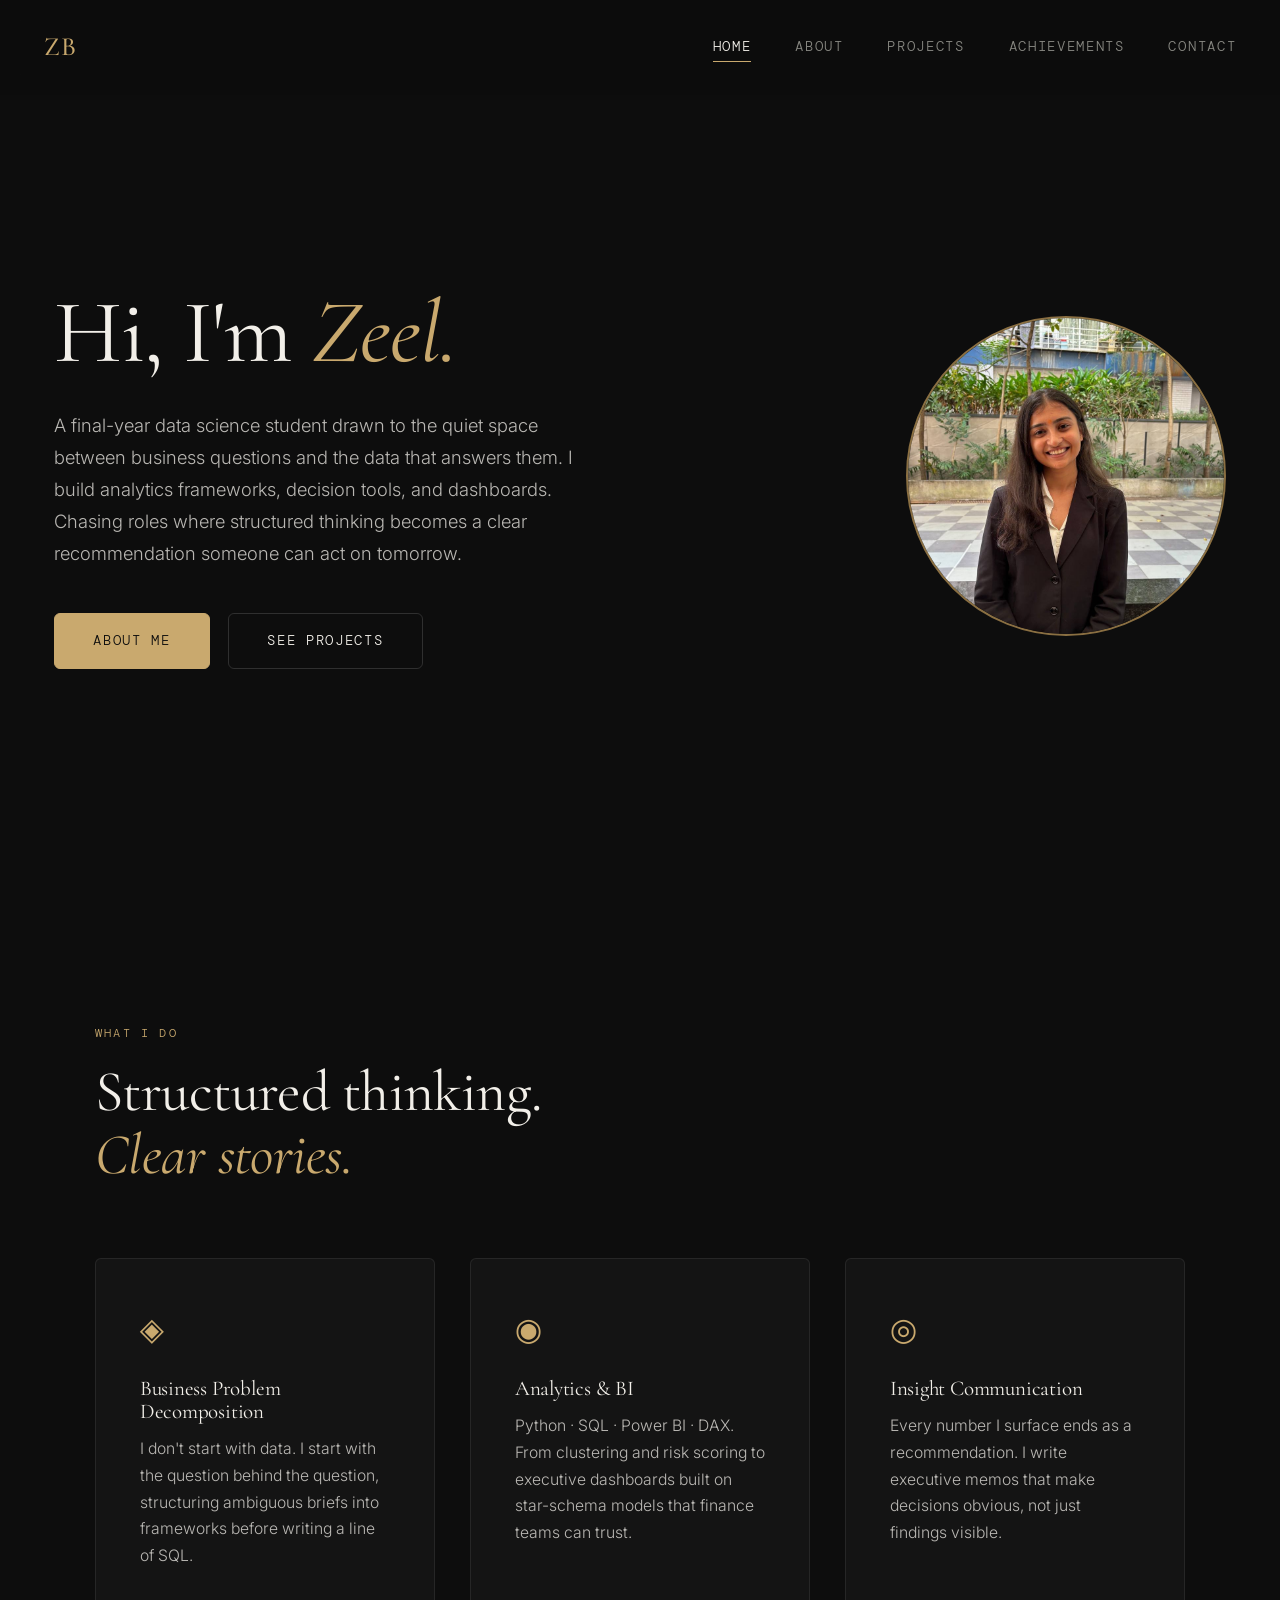
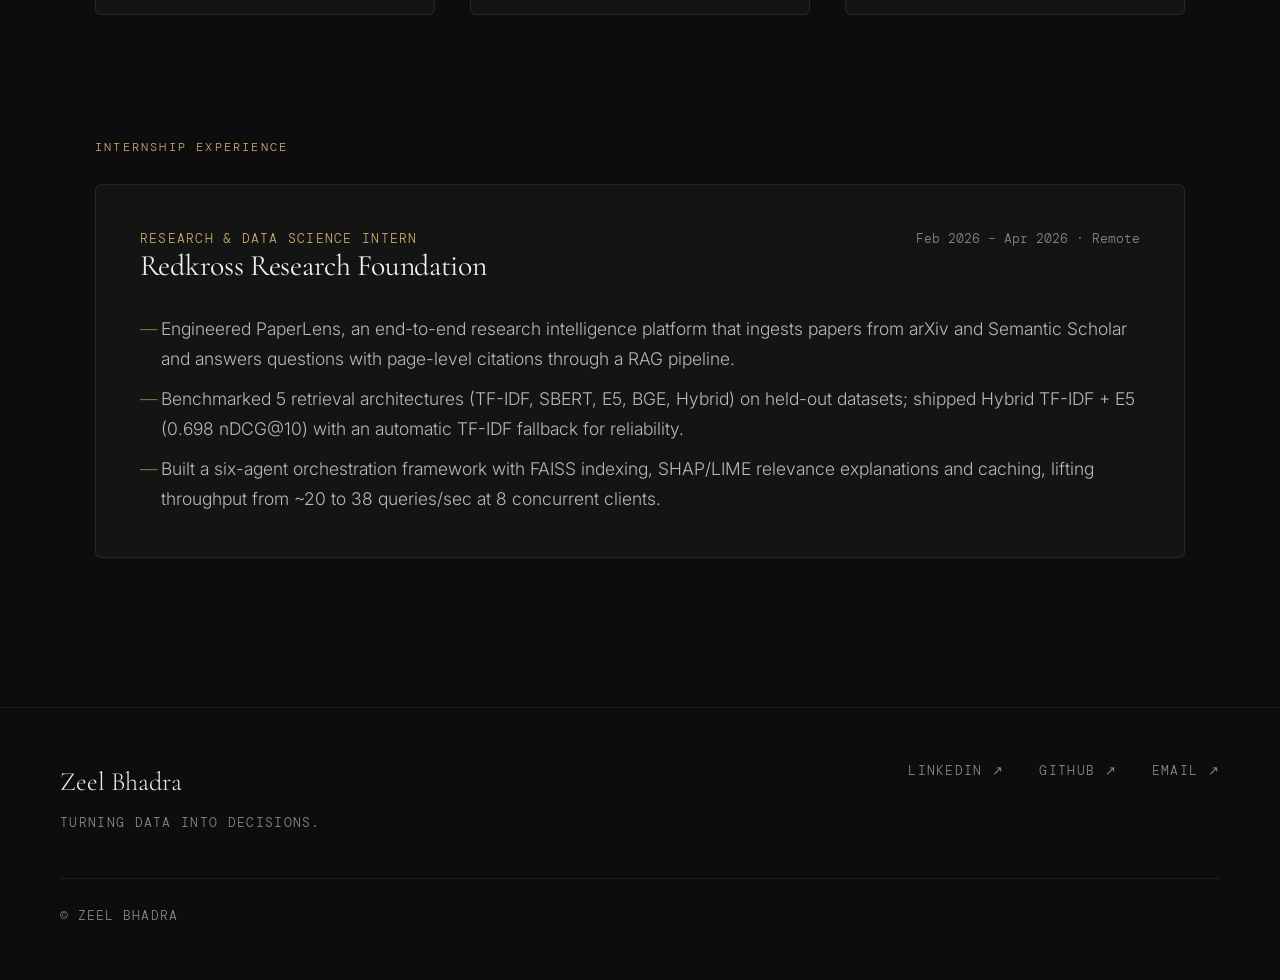
<file: index.html>
<!DOCTYPE html>
<html lang="en">
<head>
  <meta charset="UTF-8" />
  <meta name="viewport" content="width=device-width, initial-scale=1.0" />
  <title>Zeel Bhadra- Portfolio</title>
  <meta name="description" content="Final-year data science student turning messy business problems into clear, actionable recommendations." />
  <link rel="preconnect" href="https://fonts.googleapis.com" />
  <link rel="preconnect" href="https://fonts.gstatic.com" crossorigin />
  <link href="https://fonts.googleapis.com/css2?family=Cormorant+Garamond:ital,wght@0,300;0,400;0,500;0,600;1,300;1,400&family=Inter:wght@300;400;500&family=DM+Mono:wght@300;400&display=swap" rel="stylesheet" />
  <link rel="stylesheet" href="css/style.css" />
</head>
<body>

  <!-- NAV -->
  <nav class="nav" id="nav">
    <a href="index.html" class="nav-logo">ZB</a>
    <div class="nav-links">
      <a href="index.html" class="nav-link active">Home</a>
      <a href="pages/about.html" class="nav-link">About</a>
      <a href="pages/projects.html" class="nav-link">Projects</a>
      <a href="pages/achievements.html" class="nav-link">Achievements</a>
      <a href="pages/contact.html" class="nav-link">Contact</a>
    </div>
    <button class="nav-toggle" id="navToggle" aria-label="Menu">
      <span></span><span></span><span></span>
    </button>
  </nav>

  <!-- MOBILE MENU -->
  <div class="mobile-menu" id="mobileMenu">
    <a href="index.html">Home</a>
    <a href="pages/about.html">About</a>
    <a href="pages/projects.html">Projects</a>
    <a href="pages/achievements.html">Achievements</a>
    <a href="pages/contact.html">Contact</a>
  </div>

  <!-- HERO -->
  <section class="hero">
    <div class="hero-content">
      <h1 class="hero-title">
        Hi, I'm <em>Zeel.</em>
      </h1>
      <p class="hero-sub">
        A final-year data science student drawn to the quiet space between business questions and the data that answers them. I build analytics frameworks, decision tools, and dashboards. Chasing roles where structured thinking becomes a clear recommendation someone can act on tomorrow.
      </p>
      <div class="hero-cta">
        <a href="pages/about.html" class="btn-primary">About Me</a>
        <a href="pages/projects.html" class="btn-ghost">See Projects</a>
      </div>
    </div>
    <div class="hero-image-wrap">
      <div class="hero-photo-frame">
        <img src="assets/profile.jpg" alt="Zeel Bhadra" class="hero-photo" id="heroPhoto" onerror="this.style.display='none'; document.getElementById('photoPlaceholder').style.display='flex'" />
        <div class="photo-placeholder" id="photoPlaceholder">
          <span>ZB</span>
          <p>Add profile.jpg<br/>to assets/</p>
        </div>
      </div>
    </div>
  </section>

  <!-- WHAT I DO -->
  <section class="section">
    <div class="container">
      <div class="section-header reveal">
        <p class="eyebrow">What I do</p>
        <h2 class="section-title">Structured thinking.<br/><em>Clear stories.</em></h2>
      </div>
      <div class="pillars">
        <div class="pillar">
          <div class="pillar-icon">◈</div>
          <h3>Business Problem Decomposition</h3>
          <p>I don't start with data. I start with the question behind the question, structuring ambiguous briefs into frameworks before writing a line of SQL.</p>
        </div>
        <div class="pillar">
          <div class="pillar-icon">◉</div>
          <h3>Analytics & BI</h3>
          <p>Python · SQL · Power BI · DAX. From clustering and risk scoring to executive dashboards built on star-schema models that finance teams can trust.</p>
        </div>
        <div class="pillar">
          <div class="pillar-icon">◎</div>
          <h3>Insight Communication</h3>
          <p>Every number I surface ends as a recommendation. I write executive memos that make decisions obvious, not just findings visible.</p>
        </div>
      </div>
    </div>
  </section>


  <!-- EXPERIENCE -->
  <section class="section" style="padding-top:0;">
    <div class="container">
      <p class="eyebrow" style="margin-bottom:1.5rem;">Internship Experience</p>
      <div class="leadership-card reveal">
        <div class="leadership-card-header">
          <div>
            <div class="leadership-role">Research & Data Science Intern</div>
            <h3>Redkross Research Foundation</h3>
          </div>
          <span class="leadership-period">Feb 2026 – Apr 2026 · Remote</span>
        </div>
        <ul>
          <li>Engineered PaperLens, an end-to-end research intelligence platform that ingests papers from arXiv and Semantic Scholar and answers questions with page-level citations through a RAG pipeline.</li>
          <li>Benchmarked 5 retrieval architectures (TF-IDF, SBERT, E5, BGE, Hybrid) on held-out datasets; shipped Hybrid TF-IDF + E5 (0.698 nDCG@10) with an automatic TF-IDF fallback for reliability.</li>
          <li>Built a six-agent orchestration framework with FAISS indexing, SHAP/LIME relevance explanations and caching, lifting throughput from ~20 to 38 queries/sec at 8 concurrent clients.</li>
        </ul>
      </div>
    </div>
  </section>

  <!-- FOOTER -->
  <footer class="footer">
    <div class="footer-inner">
      <div class="footer-left">
        <p class="footer-logo">Zeel Bhadra</p>
        <p class="footer-tagline">Turning data into decisions.</p>
      </div>
      <div class="footer-links">
        <a href="https://linkedin.com/in/zeelbhadra" target="_blank">LinkedIn ↗</a>
        <a href="https://github.com/zeelbhadra" target="_blank">GitHub ↗</a>
        <a href="mailto:zeelbhadra999@gmail.com">Email ↗</a>
      </div>
    </div>
    <p class="footer-copy">© Zeel Bhadra</p>
  </footer>

  <script src="js/main.js"></script>
</body>
</html>
</file>
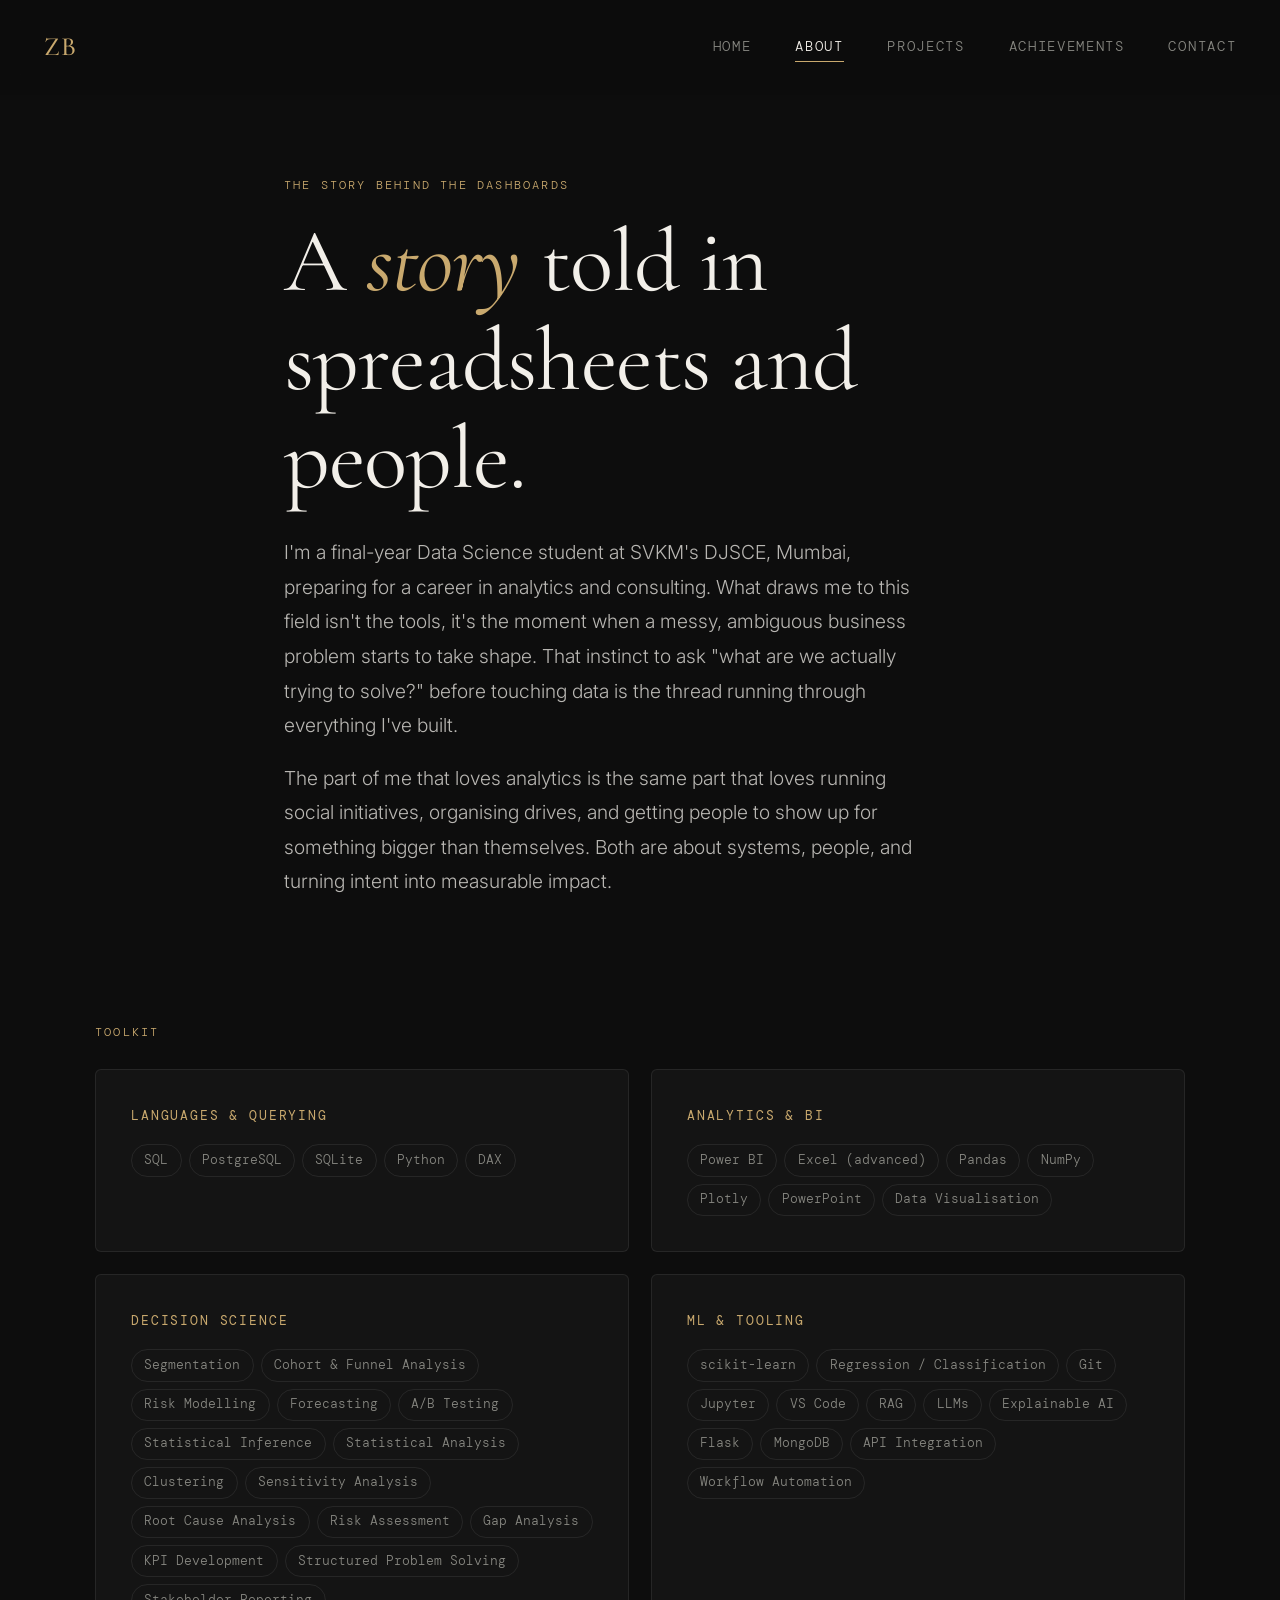
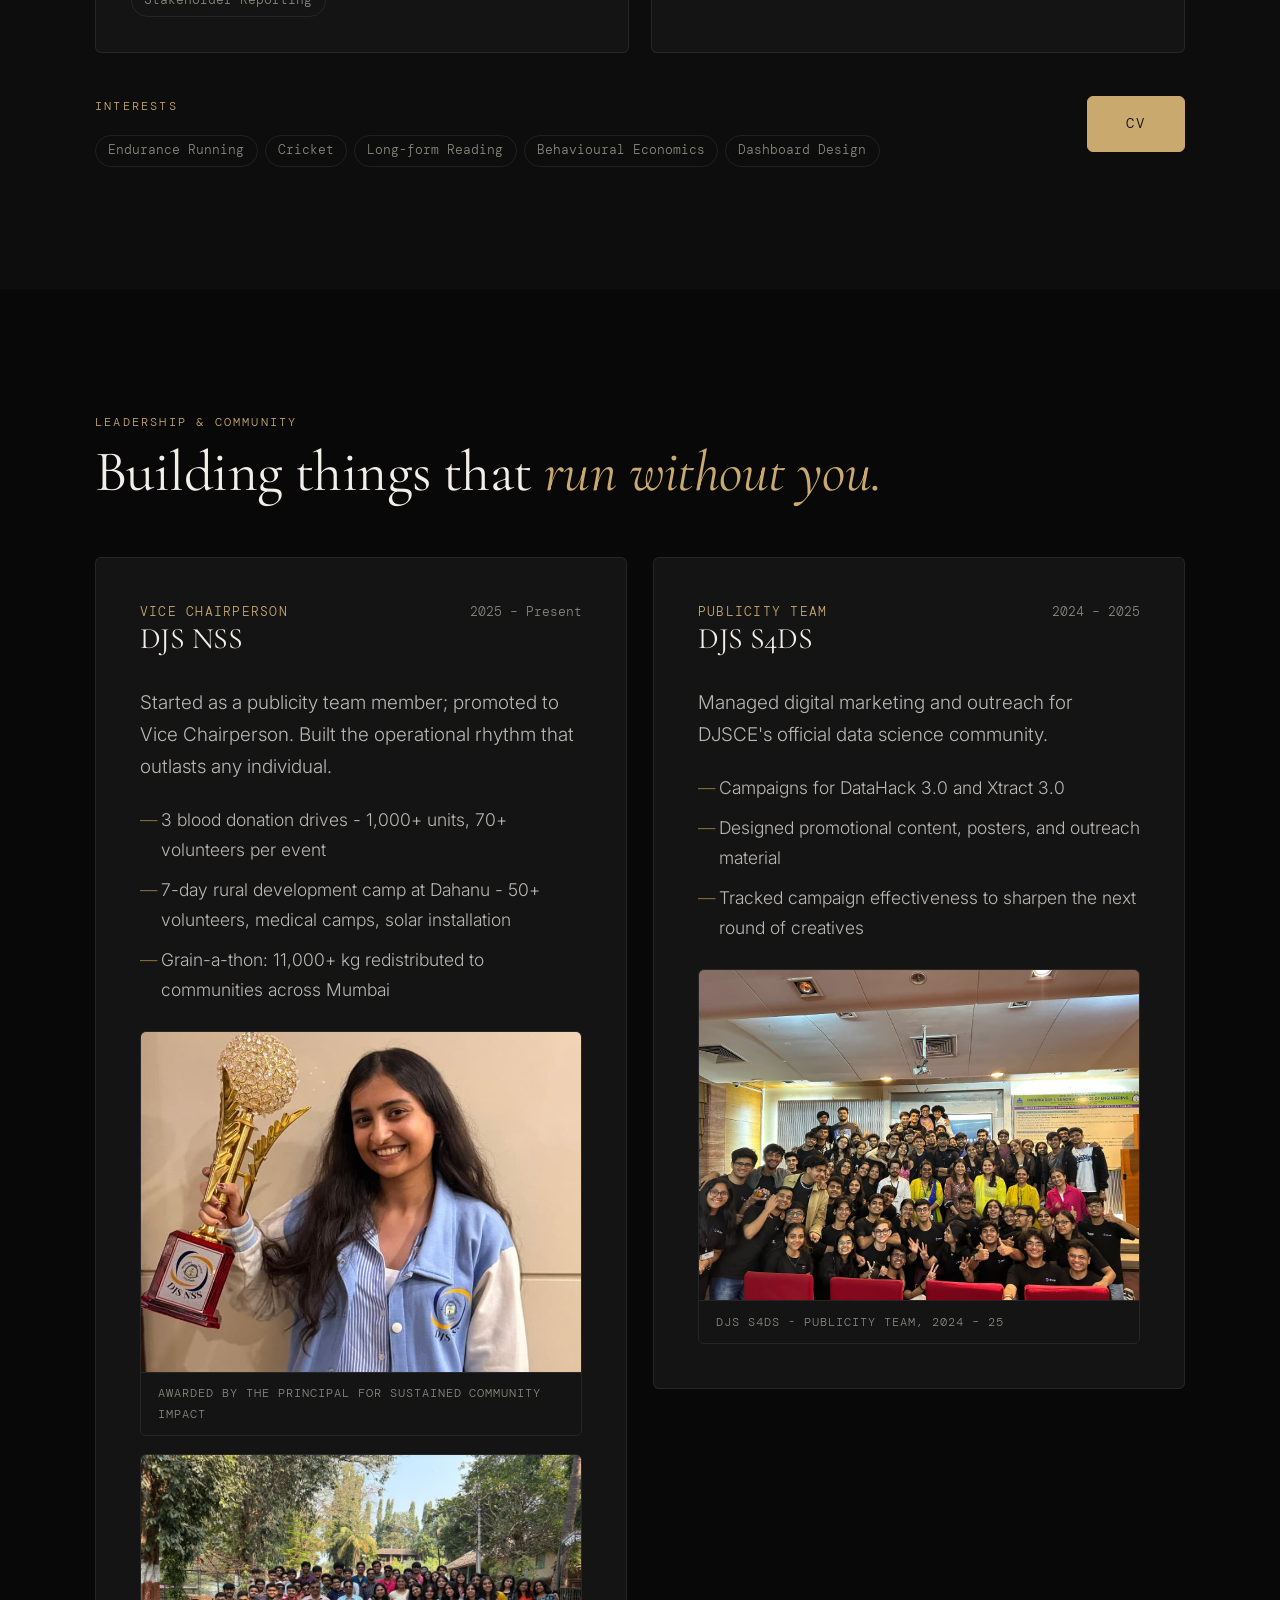
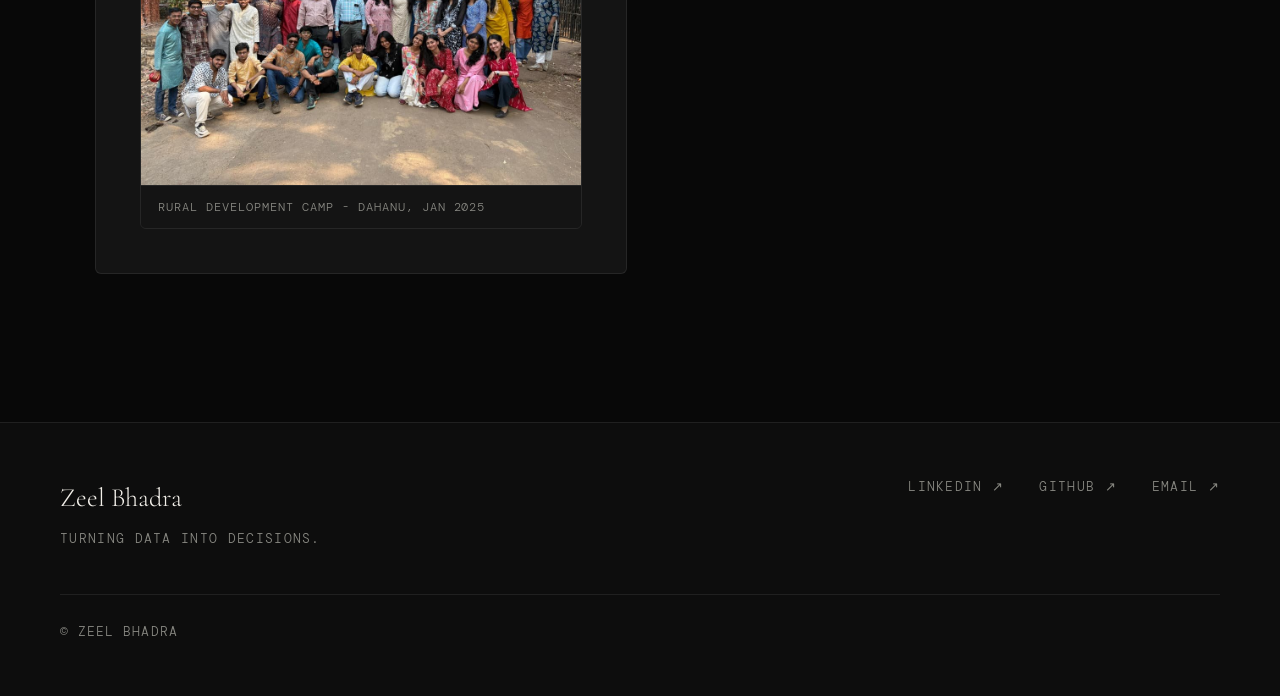
<file: pages/about.html>
<!DOCTYPE html>
<html lang="en">
<head>
  <meta charset="UTF-8" />
  <meta name="viewport" content="width=device-width, initial-scale=1.0" />
  <title>About</title>
  <meta name="description" content="The story behind the dashboards — data analytics, consulting, and the people-side of leadership." />
  <link rel="preconnect" href="https://fonts.googleapis.com" />
  <link rel="preconnect" href="https://fonts.gstatic.com" crossorigin />
  <link href="https://fonts.googleapis.com/css2?family=Cormorant+Garamond:ital,wght@0,300;0,400;0,500;0,600;1,300;1,400&family=Inter:wght@300;400;500&family=DM+Mono:wght@300;400&display=swap" rel="stylesheet" />
  <link rel="stylesheet" href="../css/style.css" />
</head>
<body>

  <nav class="nav" id="nav">
    <a href="../index.html" class="nav-logo">ZB</a>
    <div class="nav-links">
      <a href="../index.html" class="nav-link">Home</a>
      <a href="about.html" class="nav-link active">About</a>
      <a href="projects.html" class="nav-link">Projects</a>
      <a href="achievements.html" class="nav-link">Achievements</a>
      <a href="contact.html" class="nav-link">Contact</a>
    </div>
    <button class="nav-toggle" id="navToggle" aria-label="Menu">
      <span></span><span></span><span></span>
    </button>
  </nav>

  <div class="mobile-menu" id="mobileMenu">
    <a href="../index.html">Home</a>
    <a href="about.html">About</a>
    <a href="projects.html">Projects</a>
    <a href="achievements.html">Achievements</a>
    <a href="contact.html">Contact</a>
  </div>

  <!-- PAGE HERO -->
  <div class="page-hero">
    <p class="eyebrow page-hero-eyebrow">The story behind the dashboards</p>
    <h1>A <em>story</em> told in<br/>spreadsheets and people.</h1>
    <p class="lead" style="margin-top:1.5rem;">I'm a final-year Data Science student at SVKM's DJSCE, Mumbai, preparing for a career in analytics and consulting. What draws me to this field isn't the tools, it's the moment when a messy, ambiguous business problem starts to take shape. That instinct to ask "what are we actually trying to solve?" before touching data is the thread running through everything I've built.</p>
    <p class="lead" style="margin-top:1rem;">The part of me that loves analytics is the same part that loves running social initiatives, organising drives, and getting people to show up for something bigger than themselves. Both are about systems, people, and turning intent into measurable impact.</p>
  </div>

  <!-- SKILLS -->
  <section class="section" style="padding-top:0;">
    <div class="container">

      <div class="skills-section-cards reveal">
        <p class="eyebrow" style="margin-bottom:1.5rem;">Toolkit</p>
        <div class="skills-cards-grid">
          <div class="skills-card">
            <h4 class="skills-card-title">Languages & Querying</h4>
            <div class="skill-tags">
              <span class="skill-tag">SQL</span>
              <span class="skill-tag">PostgreSQL</span>
              <span class="skill-tag">SQLite</span>
              <span class="skill-tag">Python</span>
              <span class="skill-tag">DAX</span>
            </div>
          </div>
          <div class="skills-card">
            <h4 class="skills-card-title">Analytics & BI</h4>
            <div class="skill-tags">
              <span class="skill-tag">Power BI</span>
              <span class="skill-tag">Excel (advanced)</span>
              <span class="skill-tag">Pandas</span>
              <span class="skill-tag">NumPy</span>
              <span class="skill-tag">Plotly</span>
              <span class="skill-tag">PowerPoint</span>
              <span class="skill-tag">Data Visualisation</span>
            </div>
          </div>
          <div class="skills-card">
            <h4 class="skills-card-title">Decision Science</h4>
            <div class="skill-tags">
              <span class="skill-tag">Segmentation</span>
              <span class="skill-tag">Cohort & Funnel Analysis</span>
              <span class="skill-tag">Risk Modelling</span>
              <span class="skill-tag">Forecasting</span>
              <span class="skill-tag">A/B Testing</span>
              <span class="skill-tag">Statistical Inference</span>
              <span class="skill-tag">Statistical Analysis</span>
              <span class="skill-tag">Clustering</span>
              <span class="skill-tag">Sensitivity Analysis</span>
              <span class="skill-tag">Root Cause Analysis</span>
              <span class="skill-tag">Risk Assessment</span>
              <span class="skill-tag">Gap Analysis</span>
              <span class="skill-tag">KPI Development</span>
              <span class="skill-tag">Structured Problem Solving</span>
              <span class="skill-tag">Stakeholder Reporting</span>
            </div>
          </div>
          <div class="skills-card">
            <h4 class="skills-card-title">ML & Tooling</h4>
            <div class="skill-tags">
              <span class="skill-tag">scikit-learn</span>
              <span class="skill-tag">Regression / Classification</span>
              <span class="skill-tag">Git</span>
              <span class="skill-tag">Jupyter</span>
              <span class="skill-tag">VS Code</span>
              <span class="skill-tag">RAG</span>
              <span class="skill-tag">LLMs</span>
              <span class="skill-tag">Explainable AI</span>
              <span class="skill-tag">Flask</span>
              <span class="skill-tag">MongoDB</span>
              <span class="skill-tag">API Integration</span>
              <span class="skill-tag">Workflow Automation</span>
            </div>
          </div>
        </div>
      </div>

      <!-- INTERESTS + RESUME -->
      <div class="about-interests-row reveal" style="margin-top:2.5rem;">
        <div>
          <p class="eyebrow" style="margin-bottom:1rem;">Interests</p>
          <div class="skill-tags">
            <span class="skill-tag">Endurance Running</span>
            <span class="skill-tag">Cricket</span>
            <span class="skill-tag">Long-form Reading</span>
            <span class="skill-tag">Behavioural Economics</span>
            <span class="skill-tag">Dashboard Design</span>
          </div>
        </div>
        <div class="about-resume-inline">
          <a href="../assets/CV.pdf" download class="btn-primary">CV</a>
        </div>
      </div>

    </div>
  </section>

  <!-- LEADERSHIP -->
  <section class="section section-dark">
    <div class="container">
      <p class="eyebrow" style="margin-bottom:0.5rem;">Leadership & Community</p>
      <h2 style="margin-bottom:3rem;">Building things that <em>run without you.</em></h2>

      <!-- NSS + S4DS SIDE BY SIDE -->
      <div class="leadership-side-by-side reveal">

        <!-- NSS -->
        <div class="leadership-card">
          <div class="leadership-card-header">
            <div>
              <div class="leadership-role">Vice Chairperson</div>
              <h3>DJS NSS</h3>
            </div>
            <span class="leadership-period">2025 – Present</span>
          </div>
          <p style="margin-bottom:1.25rem;">Started as a publicity team member; promoted to Vice Chairperson. Built the operational rhythm that outlasts any individual.</p>
          <ul>
            <li>3 blood donation drives - 1,000+ units, 70+ volunteers per event</li>
            <li>7-day rural development camp at Dahanu - 50+ volunteers, medical camps, solar installation</li>
            <li>Grain-a-thon: 11,000+ kg redistributed to communities across Mumbai</li>
          </ul>
          <div class="leadership-photo-wrap" style="margin-top:1.5rem;">
            <img src="../assets/award_nss.jpg" alt="NSS Award" class="leadership-photo" onerror="this.parentElement.style.display='none'" />
            <p class="leadership-photo-caption">Awarded by the Principal for sustained community impact</p>
          </div>
          <div class="leadership-photo-wrap" style="margin-top:1rem;">
            <img src="../assets/nss_group.jpg" alt="NSS Camp, Dahanu" class="leadership-photo" onerror="this.parentElement.style.display='none'" />
            <p class="leadership-photo-caption">Rural development camp - Dahanu, Jan 2025</p>
          </div>
        </div>

        <!-- S4DS -->
        <div class="leadership-card">
          <div class="leadership-card-header">
            <div>
              <div class="leadership-role">Publicity Team</div>
              <h3>DJS S4DS</h3>
            </div>
            <span class="leadership-period">2024 – 2025</span>
          </div>
          <p style="margin-bottom:1.25rem;">Managed digital marketing and outreach for DJSCE's official data science community.</p>
          <ul>
            <li>Campaigns for DataHack 3.0 and Xtract 3.0</li>
            <li>Designed promotional content, posters, and outreach material</li>
            <li>Tracked campaign effectiveness to sharpen the next round of creatives</li>
          </ul>
          <div class="leadership-photo-wrap" style="margin-top:1.5rem;">
            <img src="../assets/s4ds_group.jpg" alt="DJS S4DS Team" class="leadership-photo" onerror="this.parentElement.style.display='none'" />
            <p class="leadership-photo-caption">DJS S4DS - Publicity team, 2024 – 25</p>
          </div>
        </div>

      </div>
    </div>
  </section>

  <!-- FOOTER -->
  <footer class="footer">
    <div class="footer-inner">
      <div class="footer-left">
        <p class="footer-logo">Zeel Bhadra</p>
        <p class="footer-tagline">Turning data into decisions.</p>
      </div>
      <div class="footer-links">
        <a href="https://linkedin.com/in/zeelbhadra" target="_blank">LinkedIn ↗</a>
        <a href="https://github.com/zeelbhadra" target="_blank">GitHub ↗</a>
        <a href="mailto:zeelbhadra999@gmail.com">Email ↗</a>
      </div>
    </div>
    <p class="footer-copy">© Zeel Bhadra</p>
  </footer>

  <script src="../js/main.js"></script>
</body>
</html>
</file>
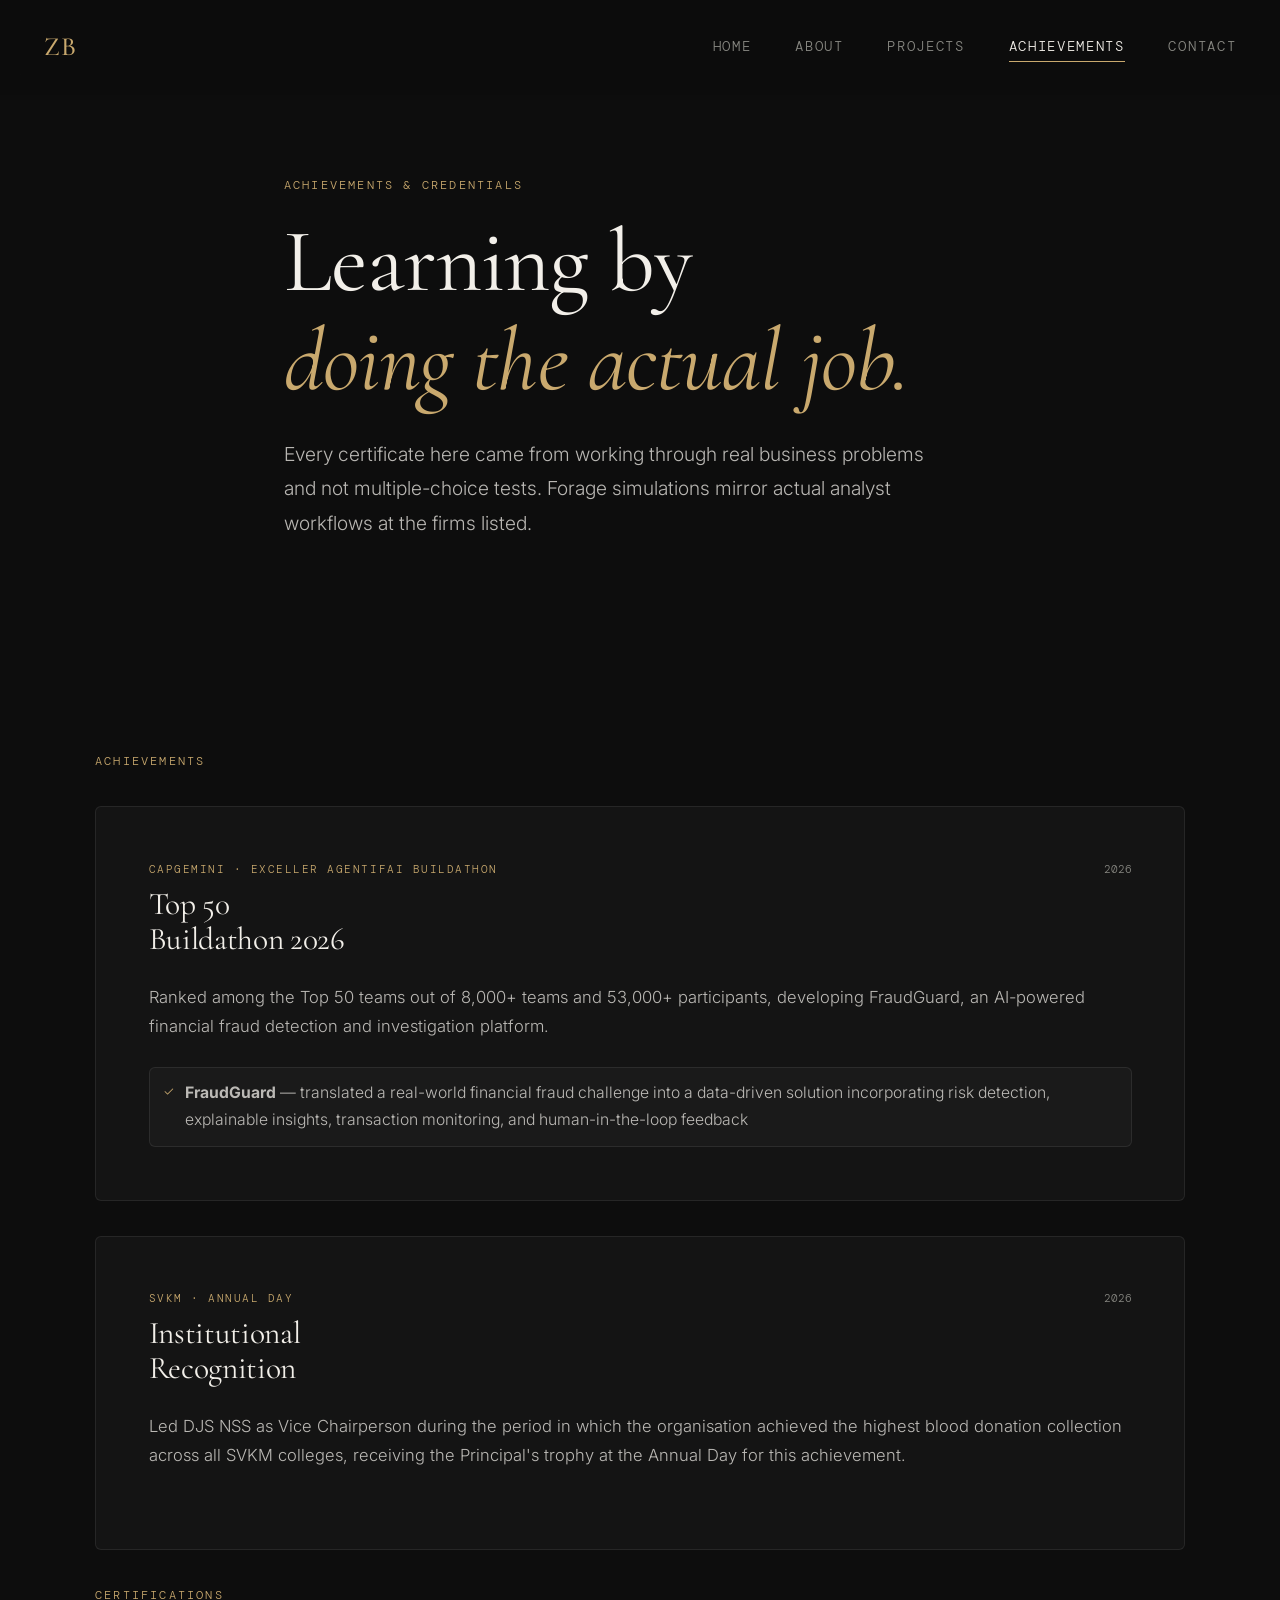
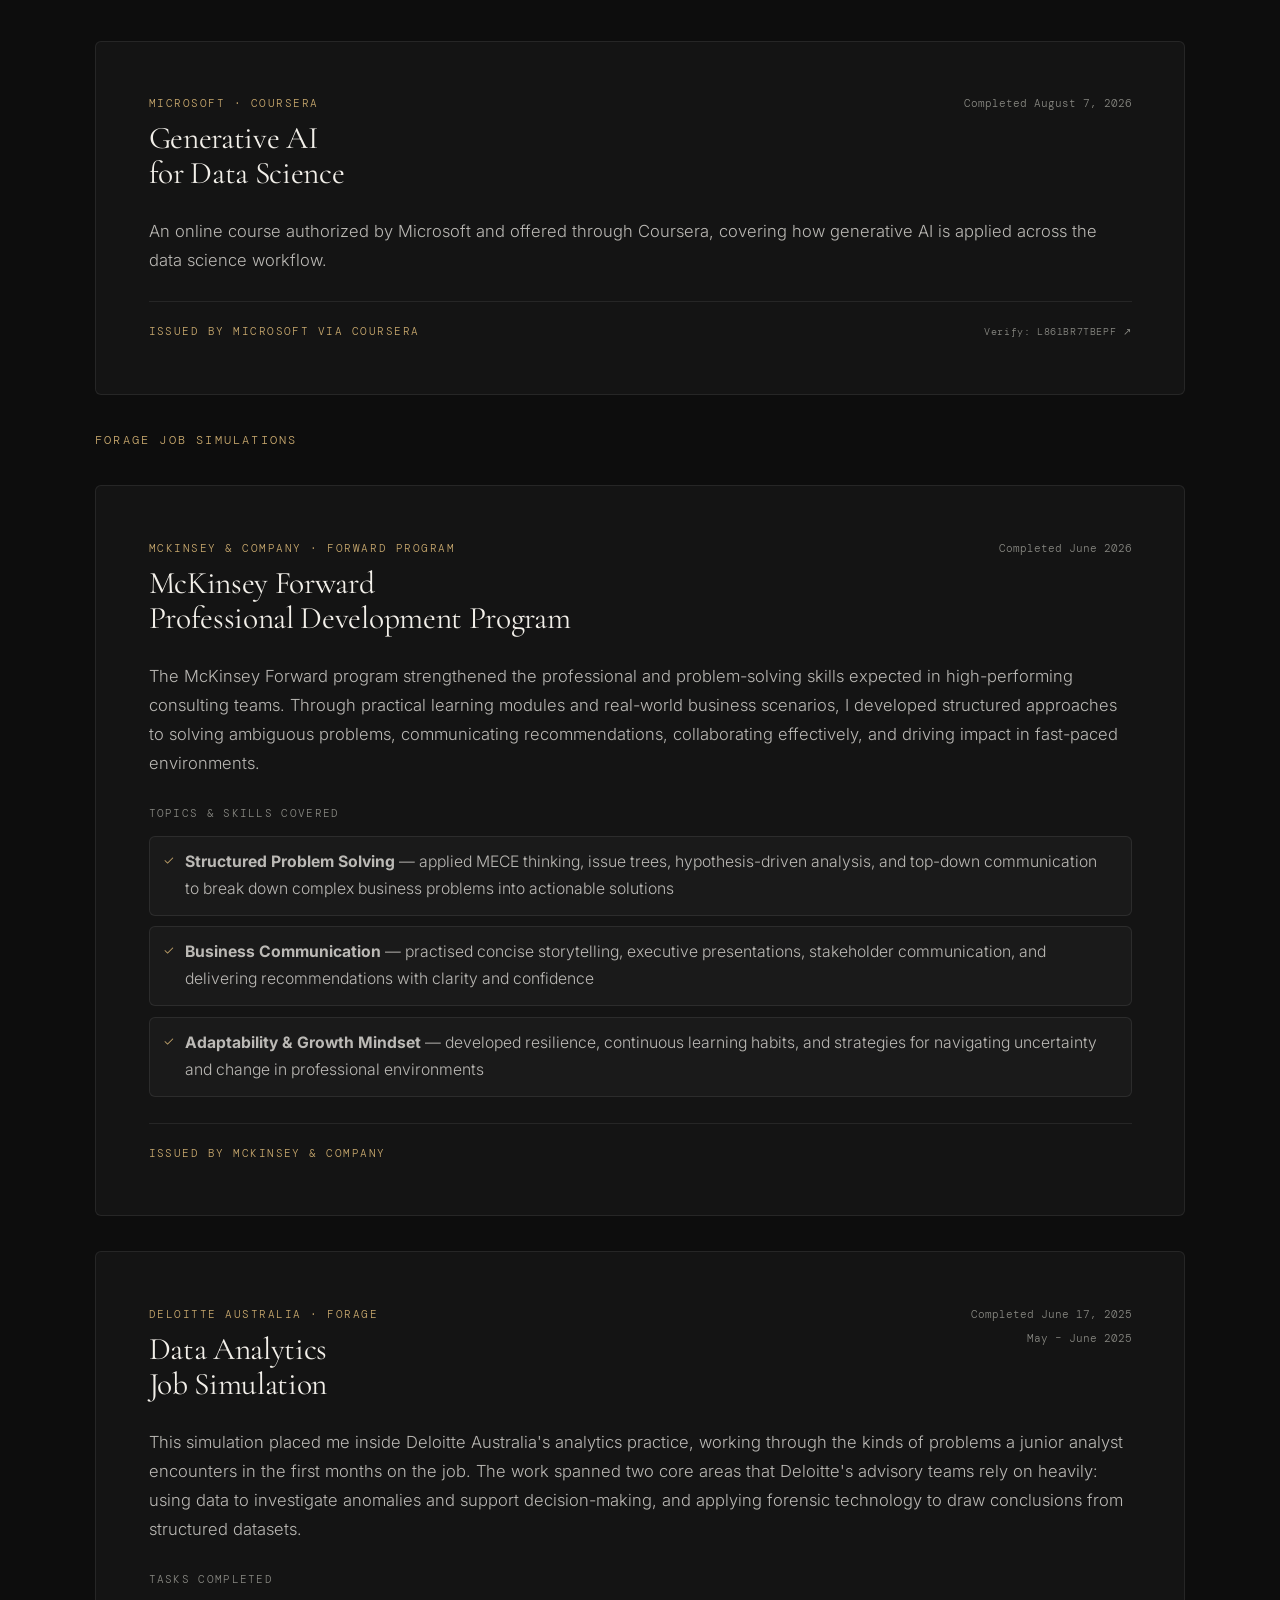
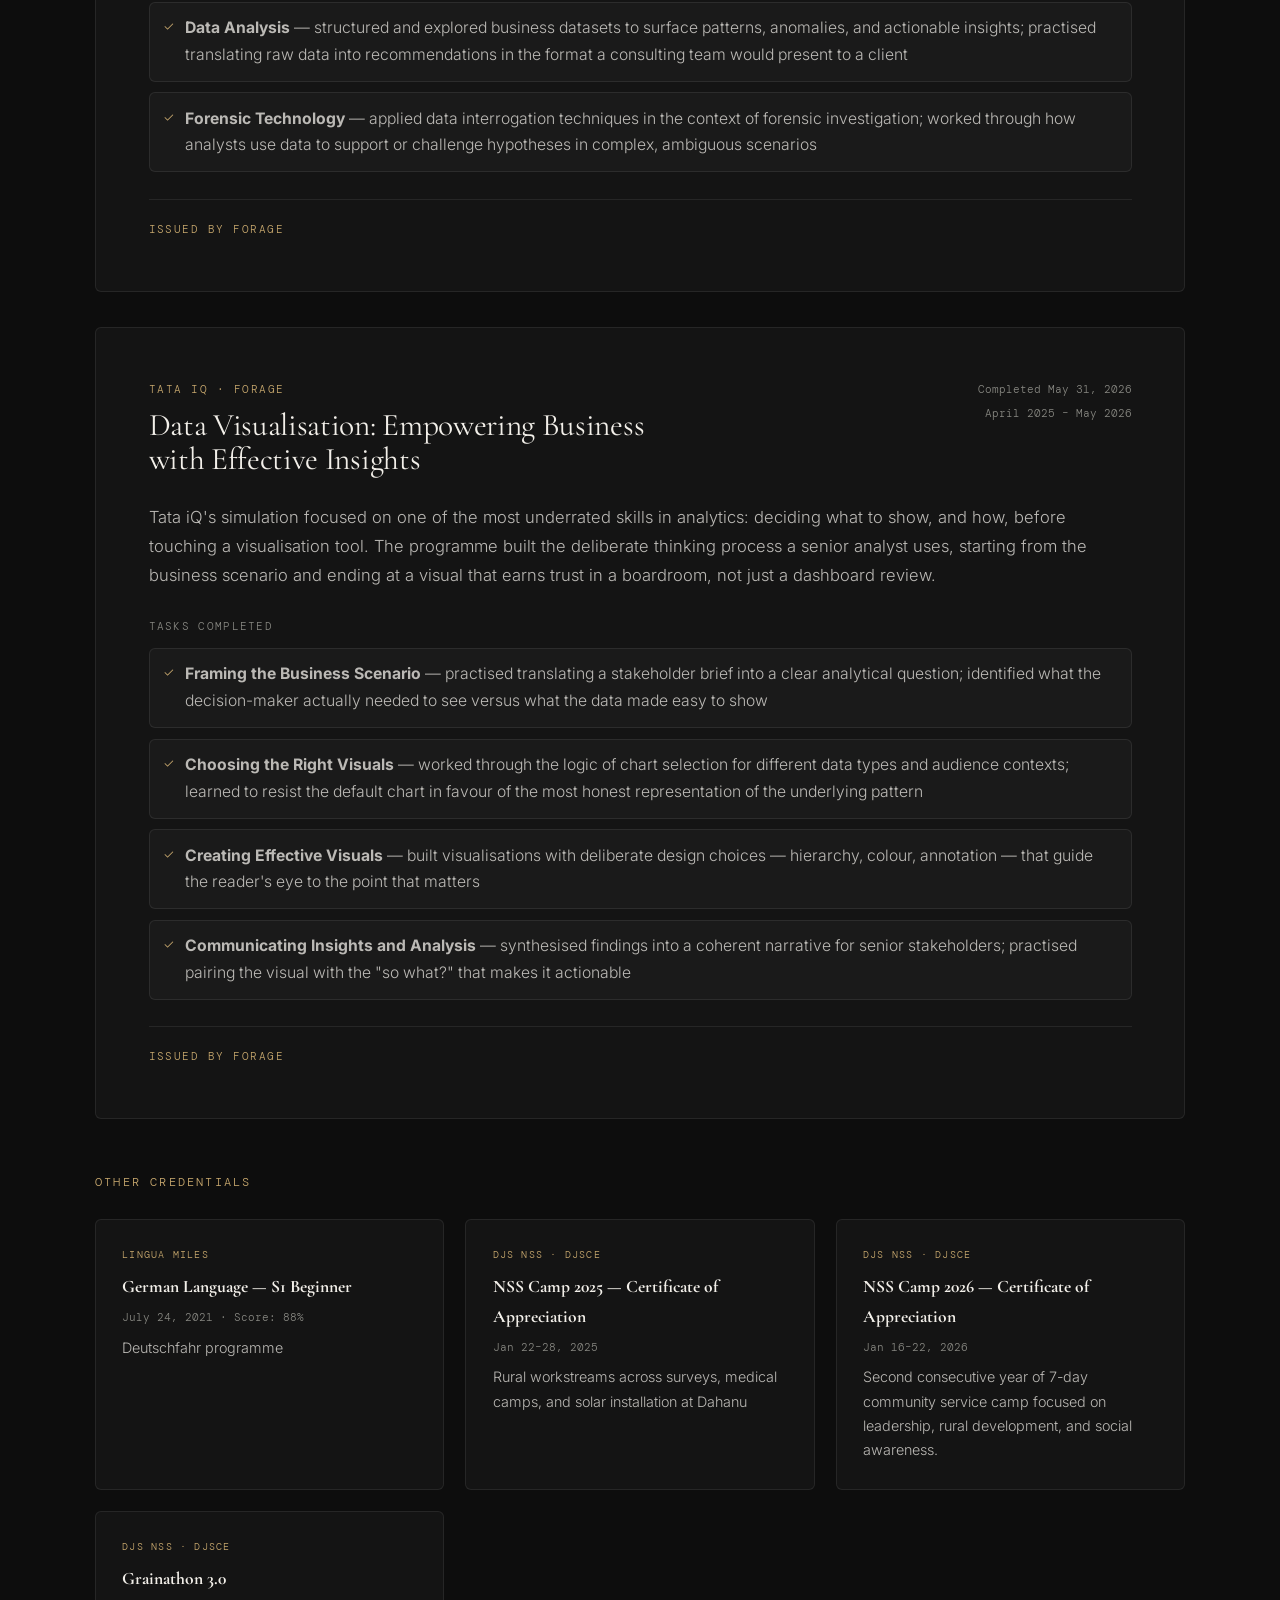
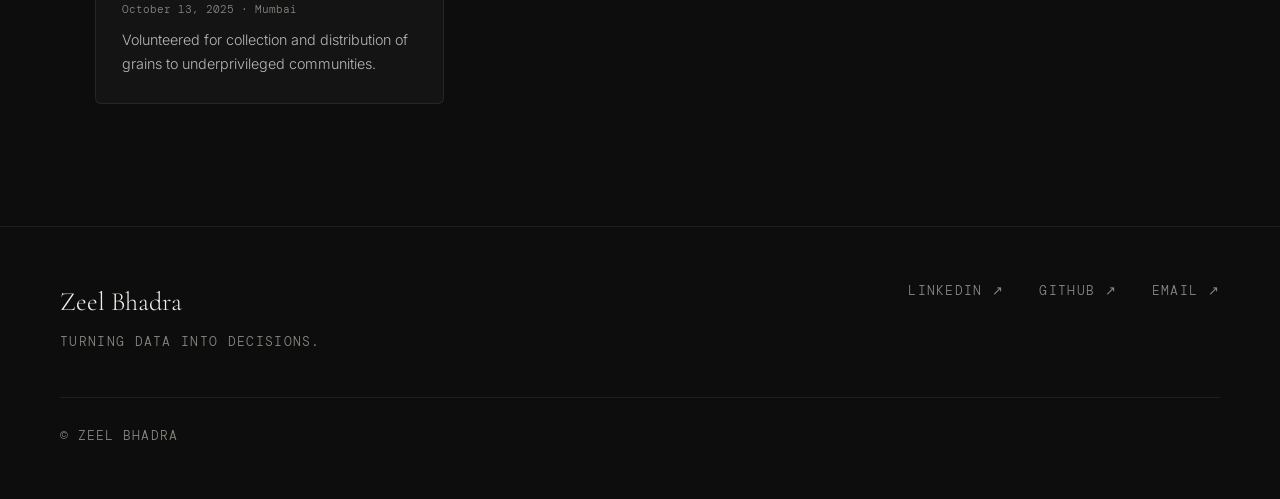
<file: pages/achievements.html>
<!DOCTYPE html>
<html lang="en">
<head>
  <meta charset="UTF-8" />
  <meta name="viewport" content="width=device-width, initial-scale=1.0" />
  <title>Achievements</title>
  <meta name="description" content="Achievements, certifications and job simulations." />
  <link rel="preconnect" href="https://fonts.googleapis.com" />
  <link rel="preconnect" href="https://fonts.gstatic.com" crossorigin />
  <link href="https://fonts.googleapis.com/css2?family=Cormorant+Garamond:ital,wght@0,300;0,400;0,500;0,600;1,300;1,400&family=Inter:wght@300;400;500&family=DM+Mono:wght@300;400&display=swap" rel="stylesheet" />
  <link rel="stylesheet" href="../css/style.css" />
  <style>
    .cert-simulation-card {
      padding: 3rem; border: 1px solid var(--border);
      border-radius: var(--r); background: var(--bg-card);
      margin-bottom: 2rem;
      transition: border-color var(--transition);
    }
    .cert-simulation-card:hover { border-color: var(--gold-dim); }
    .cert-sim-header {
      display: grid; grid-template-columns: 1fr auto;
      gap: 1rem; align-items: flex-start; margin-bottom: 1.5rem;
      flex-wrap: wrap;
    }
    .cert-sim-issuer {
      font-family: var(--ff-mono); font-size: 0.62rem;
      letter-spacing: 0.14em; text-transform: uppercase;
      color: var(--gold); margin-bottom: 0.5rem;
    }
    .cert-sim-card-header-right { text-align: right; }
    .cert-sim-date { font-family: var(--ff-mono); font-size: 0.62rem; color: var(--muted); }
    .cert-sim-desc { font-size: 0.95rem; line-height: 1.75; margin-bottom: 1.5rem; }
    .cert-tasks-title {
      font-family: var(--ff-mono); font-size: 0.62rem; letter-spacing: 0.12em;
      text-transform: uppercase; color: var(--muted); margin-bottom: 0.75rem;
    }
    .cert-task-list { display: flex; flex-direction: column; gap: 0.6rem; list-style: none; }
    .cert-task-list li {
      font-size: 0.9rem; padding: 0.7rem 1rem 0.7rem 2rem;
      position: relative;
      border: 1px solid var(--border); border-radius: var(--r);
      color: rgba(242,239,233,0.75);
      background: var(--surface);
    }
    .cert-task-list li::before {
      content: '✓'; position: absolute; left: 0.75rem;
      color: var(--gold); font-size: 0.75rem;
    }
    .cert-verify-row {
      margin-top: 1.5rem; padding-top: 1.2rem;
      border-top: 1px solid var(--border);
      display: flex; justify-content: space-between; align-items: center;
      flex-wrap: wrap; gap: 0.75rem;
    }
    .cert-verify-code {
      font-family: var(--ff-mono); font-size: 0.58rem;
      letter-spacing: 0.06em; color: var(--muted);
    }

    .extra-certs-grid {
      display: grid; grid-template-columns: repeat(auto-fit, minmax(260px, 1fr));
      gap: 1.2rem; margin-top: 1.5rem;
    }
    .extra-cert {
      padding: 1.5rem; border: 1px solid var(--border);
      border-radius: var(--r); background: var(--bg-card);
      transition: border-color var(--transition);
    }
    .extra-cert:hover { border-color: var(--gold-dim); }
    .extra-cert-issuer {
      font-family: var(--ff-mono); font-size: 0.58rem;
      letter-spacing: 0.12em; text-transform: uppercase;
      color: var(--gold); margin-bottom: 0.5rem;
    }
    .extra-cert h4 { font-size: 1rem; font-family: var(--ff-serif); color: var(--white); margin-bottom: 0.4rem; }
    .extra-cert-date { font-family: var(--ff-mono); font-size: 0.6rem; color: var(--muted); }
    .extra-cert-note { font-size: 0.82rem; margin-top: 0.5rem; }
  </style>
</head>
<body>

  <nav class="nav" id="nav">
    <a href="../index.html" class="nav-logo">ZB</a>
    <div class="nav-links">
      <a href="../index.html" class="nav-link">Home</a>
      <a href="about.html" class="nav-link">About</a>
      <a href="projects.html" class="nav-link">Projects</a>
      <a href="achievements.html" class="nav-link active">Achievements</a>
      <a href="contact.html" class="nav-link">Contact</a>
    </div>
    <button class="nav-toggle" id="navToggle" aria-label="Menu">
      <span></span><span></span><span></span>
    </button>
  </nav>

  <div class="mobile-menu" id="mobileMenu">
    <a href="../index.html">Home</a>
    <a href="about.html">About</a>
    <a href="projects.html">Projects</a>
    <a href="achievements.html">Achievements</a>
    <a href="contact.html">Contact</a>
  </div>

  <!-- PAGE HERO -->
  <div class="page-hero">
    <p class="eyebrow page-hero-eyebrow">Achievements & Credentials</p>
    <h1>Learning by<br/><em>doing the actual job.</em></h1>
    <p class="lead">Every certificate here came from working through real business problems and not multiple-choice tests. Forage simulations mirror actual analyst workflows at the firms listed.</p>
  </div>


  <!-- FORAGE SIMULATIONS -->
  <section class="section">
    <div class="container">

      <p class="eyebrow" style="margin-bottom:2rem;">Achievements</p>

      <!-- CAPGEMINI -->
      <div class="cert-simulation-card reveal">
        <div class="cert-sim-header">
          <div>
            <div class="cert-sim-issuer">Capgemini · Exceller AgentifAI Buildathon</div>
            <h2 style="font-size:1.8rem;">Top 50<br/>Buildathon 2026</h2>
          </div>
          <div class="cert-sim-card-header-right">
            <div class="cert-sim-date">2026</div>
          </div>
        </div>

        <p class="cert-sim-desc">
          Ranked among the Top 50 teams out of 8,000+ teams and 53,000+ participants, developing FraudGuard, an AI-powered financial fraud detection and investigation platform.
        </p>

        <ul class="cert-task-list">
          <li><strong>FraudGuard</strong> — translated a real-world financial fraud challenge into a data-driven solution incorporating risk detection, explainable insights, transaction monitoring, and human-in-the-loop feedback</li>
        </ul>
      </div>

      <!-- SVKM ANNUAL DAY -->
      <div class="cert-simulation-card reveal" style="margin-bottom:2rem;">
        <div class="cert-sim-header">
          <div>
            <div class="cert-sim-issuer">SVKM · Annual Day</div>
            <h2 style="font-size:1.8rem;">Institutional<br/>Recognition</h2>
          </div>
          <div class="cert-sim-card-header-right">
            <div class="cert-sim-date">2026</div>
          </div>
        </div>

        <p class="cert-sim-desc">
          Led DJS NSS as Vice Chairperson during the period in which the organisation achieved the highest blood donation collection across all SVKM colleges, receiving the Principal's trophy at the Annual Day for this achievement.
        </p>
      </div>

      <p class="eyebrow" style="margin-bottom:2rem;">Certifications</p>

      <!-- MICROSOFT / COURSERA -->
      <div class="cert-simulation-card reveal" style="margin-bottom:2rem;">
        <div class="cert-sim-header">
          <div>
            <div class="cert-sim-issuer">Microsoft · Coursera</div>
            <h2 style="font-size:1.8rem;">Generative AI<br/>for Data Science</h2>
          </div>
          <div class="cert-sim-card-header-right">
            <div class="cert-sim-date">Completed August 7, 2026</div>
          </div>
        </div>

        <p class="cert-sim-desc">
          An online course authorized by Microsoft and offered through Coursera, covering how generative AI is applied across the data science workflow.
        </p>

        <div class="cert-verify-row">
          <span class="cert-issuer" style="font-size:0.6rem;">Issued by Microsoft via Coursera</span>
          <a href="https://coursera.org/verify/L861BR7TBEPF" target="_blank" class="cert-verify-code">Verify: L861BR7TBEPF ↗</a>
        </div>
      </div>

      <p class="eyebrow" style="margin-bottom:2rem;">Forage Job Simulations</p>

      <div class="cert-simulation-card reveal">
  <div class="cert-sim-header">
    <div>
      <div class="cert-sim-issuer">McKinsey & Company · Forward Program</div>
      <h2 style="font-size:1.8rem;">McKinsey Forward<br/>Professional Development Program</h2>
    </div>
    <div class="cert-sim-card-header-right">
      <div class="cert-sim-date">Completed June 2026</div>
    </div>
  </div>

  <p class="cert-sim-desc">
    The McKinsey Forward program strengthened the professional and problem-solving skills expected in high-performing consulting teams. Through practical learning modules and real-world business scenarios, I developed structured approaches to solving ambiguous problems, communicating recommendations, collaborating effectively, and driving impact in fast-paced environments.
  </p>

  <p class="cert-tasks-title">Topics & skills covered</p>
  <ul class="cert-task-list">
    <li><strong>Structured Problem Solving</strong> — applied MECE thinking, issue trees, hypothesis-driven analysis, and top-down communication to break down complex business problems into actionable solutions</li>

    <li><strong>Business Communication</strong> — practised concise storytelling, executive presentations, stakeholder communication, and delivering recommendations with clarity and confidence</li>

    <li><strong>Adaptability & Growth Mindset</strong> — developed resilience, continuous learning habits, and strategies for navigating uncertainty and change in professional environments</li>
  </ul>

  <div class="cert-verify-row">
    <span class="cert-issuer" style="font-size:0.6rem;">Issued by McKinsey & Company</span>
  </div>
</div>

      <!-- DELOITTE -->
      <div class="cert-simulation-card reveal">
        <div class="cert-sim-header">
          <div>
            <div class="cert-sim-issuer">Deloitte Australia · Forage</div>
            <h2 style="font-size:1.8rem;">Data Analytics<br/>Job Simulation</h2>
          </div>
          <div class="cert-sim-card-header-right">
            <div class="cert-sim-date">Completed June 17, 2025</div>
            <div class="cert-sim-date" style="margin-top:0.3rem;">May – June 2025</div>
          </div>
        </div>

        <p class="cert-sim-desc">
          This simulation placed me inside Deloitte Australia's analytics practice, working through the kinds of problems a junior analyst encounters in the first months on the job. The work spanned two core areas that Deloitte's advisory teams rely on heavily: using data to investigate anomalies and support decision-making, and applying forensic technology to draw conclusions from structured datasets.
        </p>

        <p class="cert-tasks-title">Tasks completed</p>
        <ul class="cert-task-list">
          <li><strong>Data Analysis</strong> — structured and explored business datasets to surface patterns, anomalies, and actionable insights; practised translating raw data into recommendations in the format a consulting team would present to a client</li>
          <li><strong>Forensic Technology</strong> — applied data interrogation techniques in the context of forensic investigation; worked through how analysts use data to support or challenge hypotheses in complex, ambiguous scenarios</li>
        </ul>

        <div class="cert-verify-row">
          <span class="cert-issuer" style="font-size:0.6rem;">Issued by Forage</span>
        </div>
      </div>

      <!-- TATA IQ -->
      <div class="cert-simulation-card reveal">
        <div class="cert-sim-header">
          <div>
            <div class="cert-sim-issuer">Tata iQ · Forage</div>
            <h2 style="font-size:1.8rem;">Data Visualisation: Empowering Business<br/>with Effective Insights</h2>
          </div>
          <div class="cert-sim-card-header-right">
            <div class="cert-sim-date">Completed May 31, 2026</div>
            <div class="cert-sim-date" style="margin-top:0.3rem;">April 2025 – May 2026</div>
          </div>
        </div>

        <p class="cert-sim-desc">
          Tata iQ's simulation focused on one of the most underrated skills in analytics: deciding what to show, and how, before touching a visualisation tool. The programme built the deliberate thinking process a senior analyst uses, starting from the business scenario and ending at a visual that earns trust in a boardroom, not just a dashboard review.
        </p>

        <p class="cert-tasks-title">Tasks completed</p>
        <ul class="cert-task-list">
          <li><strong>Framing the Business Scenario</strong> — practised translating a stakeholder brief into a clear analytical question; identified what the decision-maker actually needed to see versus what the data made easy to show</li>
          <li><strong>Choosing the Right Visuals</strong> — worked through the logic of chart selection for different data types and audience contexts; learned to resist the default chart in favour of the most honest representation of the underlying pattern</li>
          <li><strong>Creating Effective Visuals</strong> — built visualisations with deliberate design choices — hierarchy, colour, annotation — that guide the reader's eye to the point that matters</li>
          <li><strong>Communicating Insights and Analysis</strong> — synthesised findings into a coherent narrative for senior stakeholders; practised pairing the visual with the "so what?" that makes it actionable</li>
        </ul>

        <div class="cert-verify-row">
          <span class="cert-issuer" style="font-size:0.6rem;">Issued by Forage</span>
        </div>
      </div>

      <!-- OTHER CERTIFICATES -->
      <div class="reveal" style="margin-top:3rem;">
        <p class="eyebrow" style="margin-bottom:1.5rem;">Other Credentials</p>
        <div class="extra-certs-grid">

          <div class="extra-cert">
            <div class="extra-cert-issuer">Lingua Miles</div>
            <h4>German Language — S1 Beginner</h4>
            <div class="extra-cert-date">July 24, 2021 · Score: 88%</div>
            <p class="extra-cert-note">Deutschfahr programme</p>
          </div>

          <div class="extra-cert">
            <div class="extra-cert-issuer">DJS NSS · DJSCE</div>
            <h4>NSS Camp 2025 — Certificate of Appreciation</h4>
            <div class="extra-cert-date">Jan 22–28, 2025</div>
            <p class="extra-cert-note"> Rural workstreams across surveys, medical camps, and solar installation at Dahanu</p>
          </div>

          <div class="extra-cert">
            <div class="extra-cert-issuer">DJS NSS · DJSCE</div>
            <h4>NSS Camp 2026 — Certificate of Appreciation</h4>
            <div class="extra-cert-date">Jan 16–22, 2026</div>
            <p class="extra-cert-note">Second consecutive year of 7-day community service camp focused on leadership, rural development, and social awareness.</p>
          </div>


          <div class="extra-cert">
            <div class="extra-cert-issuer">DJS NSS · DJSCE</div>
            <h4>Grainathon 3.0</h4>
            <div class="extra-cert-date">October 13, 2025 · Mumbai</div>
            <p class="extra-cert-note">Volunteered for collection and distribution of grains to underprivileged communities.</p>
          </div>

        </div>
      </div>

    </div>
  </section>

  <!-- FOOTER -->
  <footer class="footer">
    <div class="footer-inner">
      <div class="footer-left">
        <p class="footer-logo">Zeel Bhadra</p>
        <p class="footer-tagline">Turning data into decisions.</p>
      </div>
      <div class="footer-links">
        <a href="https://linkedin.com/in/zeelbhadra" target="_blank">LinkedIn ↗</a>
        <a href="https://github.com/zeelbhadra" target="_blank">GitHub ↗</a>
        <a href="mailto:zeelbhadra999@gmail.com">Email ↗</a>
      </div>
    </div>
    <p class="footer-copy">© Zeel Bhadra</p>
  </footer>

  <script src="../js/main.js"></script>
</body>
</html>
</file>
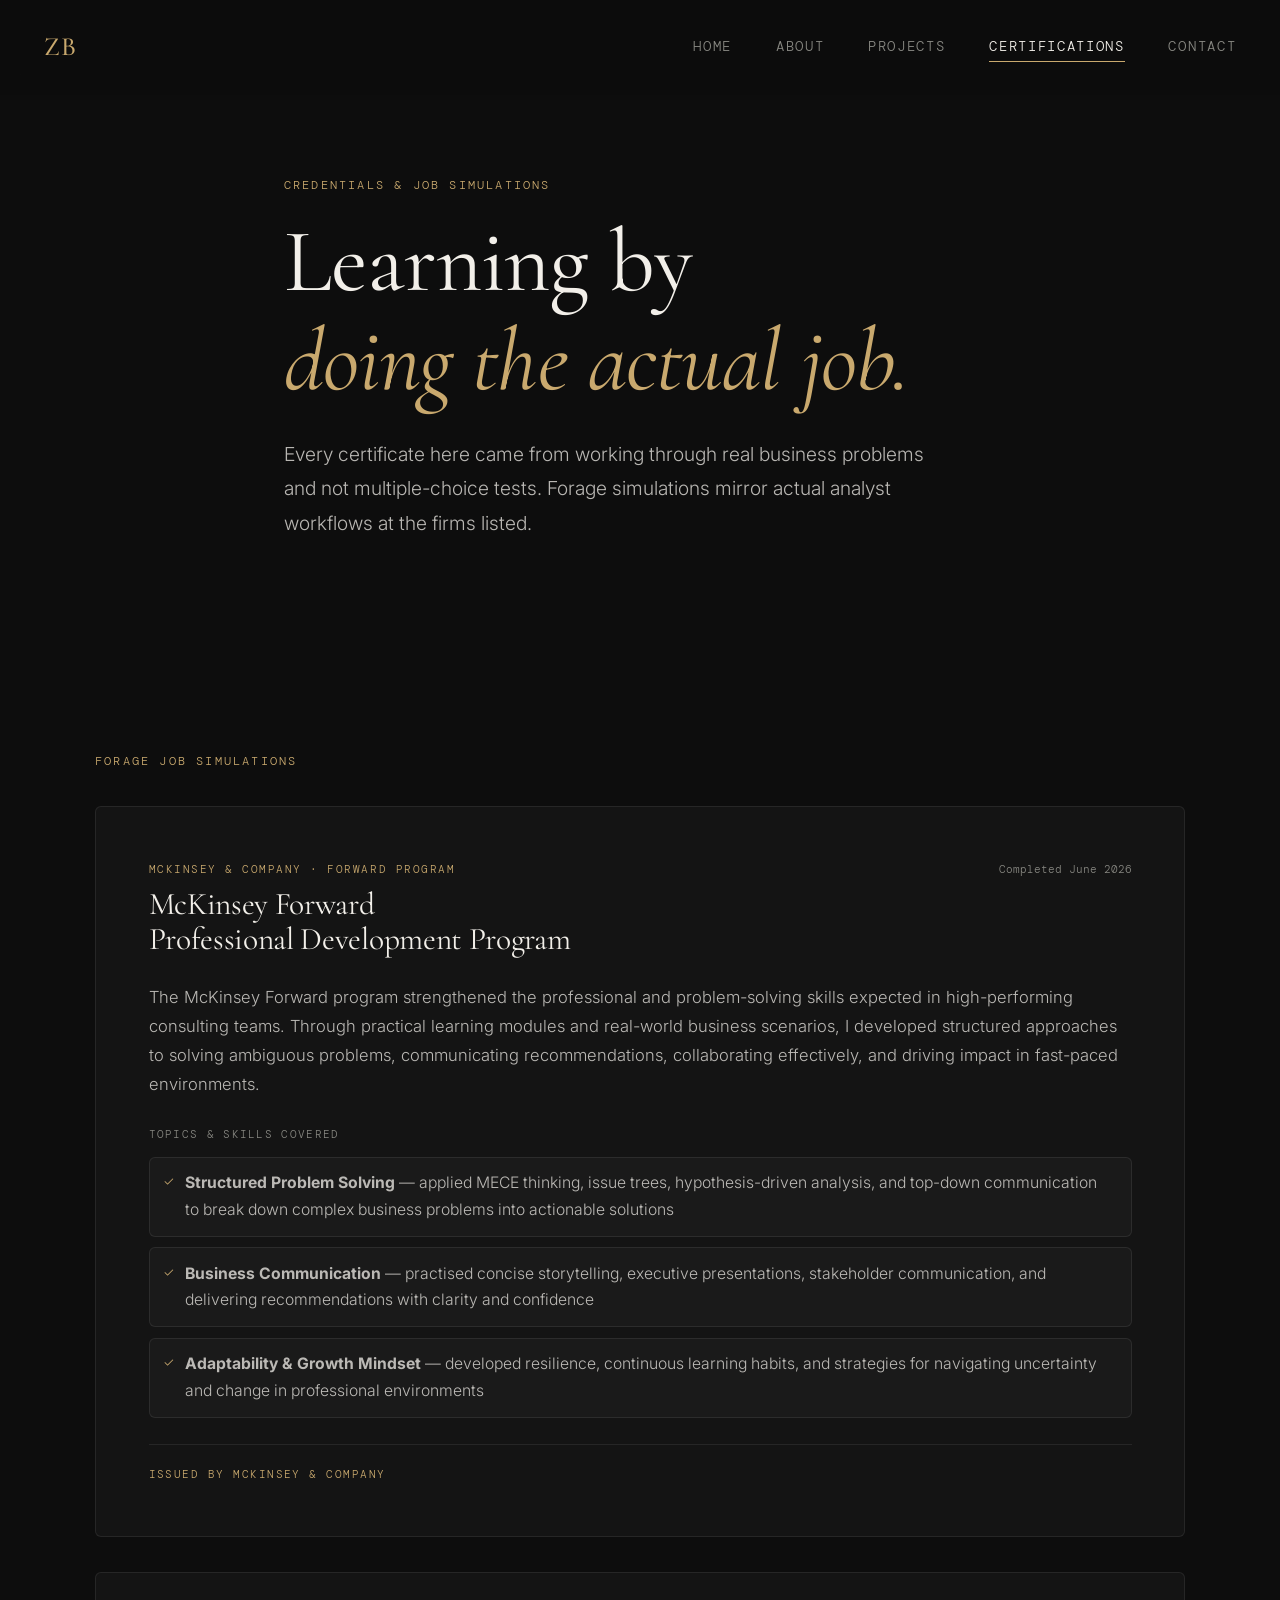
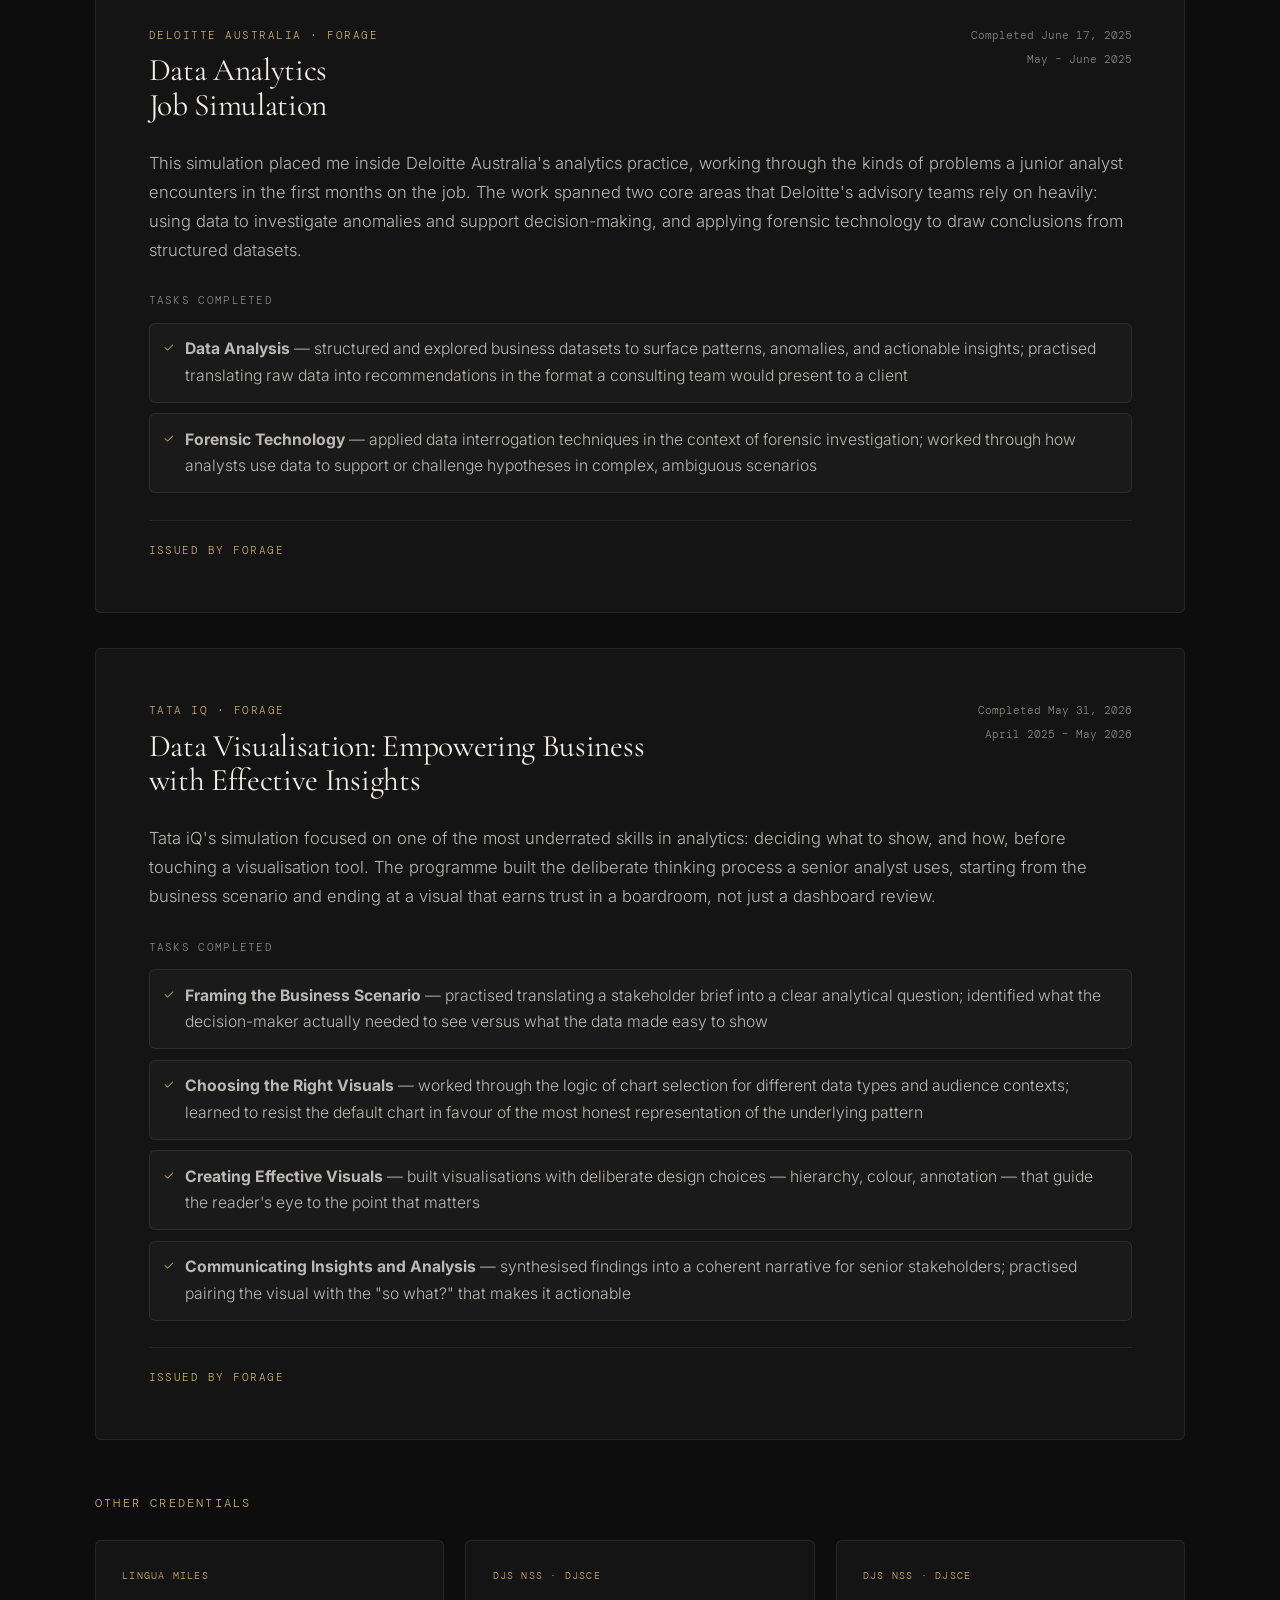
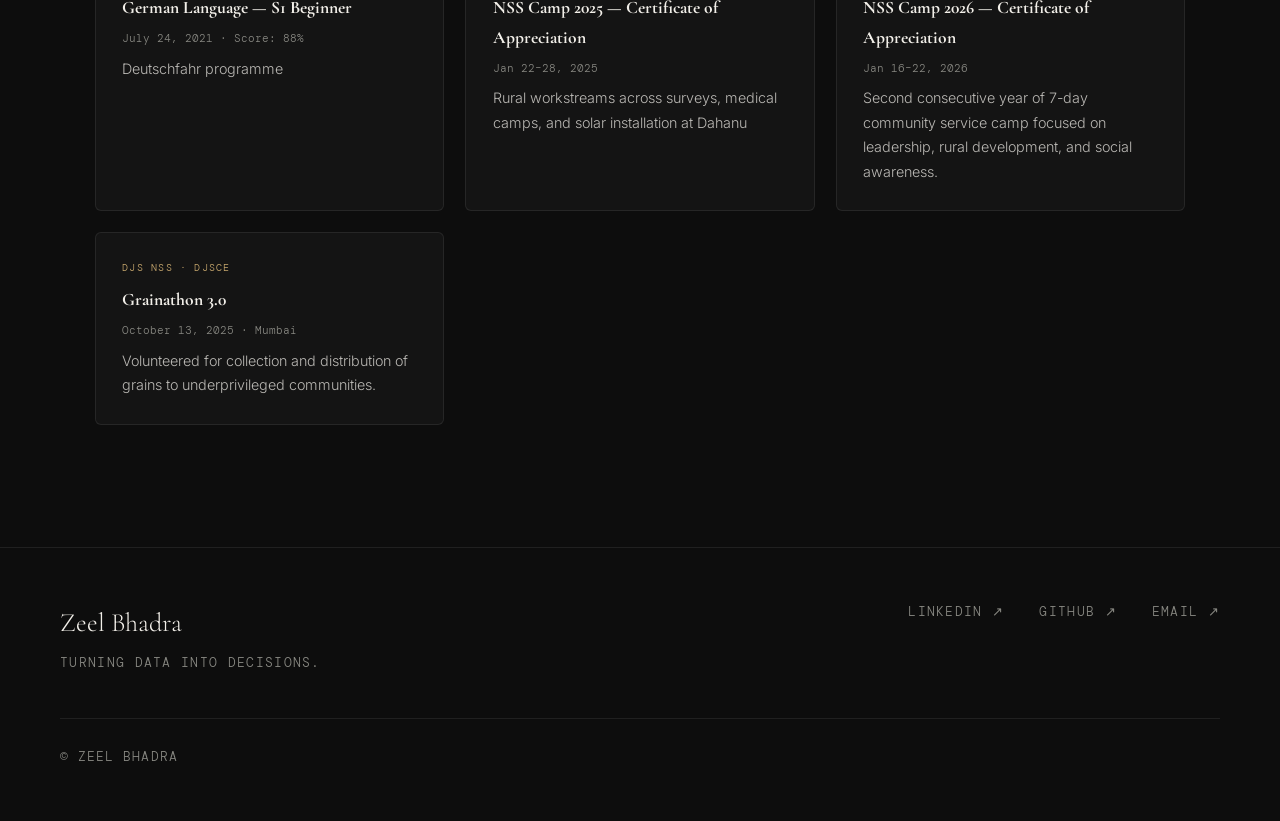
<file: pages/certifications.html>
<!DOCTYPE html>
<html lang="en">
<head>
  <meta charset="UTF-8" />
  <meta name="viewport" content="width=device-width, initial-scale=1.0" />
  <title>Certifications</title>
  <meta name="description" content="Certifications and job simulations — Deloitte, Tata iQ, and more." />
  <link rel="preconnect" href="https://fonts.googleapis.com" />
  <link rel="preconnect" href="https://fonts.gstatic.com" crossorigin />
  <link href="https://fonts.googleapis.com/css2?family=Cormorant+Garamond:ital,wght@0,300;0,400;0,500;0,600;1,300;1,400&family=Inter:wght@300;400;500&family=DM+Mono:wght@300;400&display=swap" rel="stylesheet" />
  <link rel="stylesheet" href="../css/style.css" />
  <style>
    .cert-simulation-card {
      padding: 3rem; border: 1px solid var(--border);
      border-radius: var(--r); background: var(--bg-card);
      margin-bottom: 2rem;
      transition: border-color var(--transition);
    }
    .cert-simulation-card:hover { border-color: var(--gold-dim); }
    .cert-sim-header {
      display: grid; grid-template-columns: 1fr auto;
      gap: 1rem; align-items: flex-start; margin-bottom: 1.5rem;
      flex-wrap: wrap;
    }
    .cert-sim-issuer {
      font-family: var(--ff-mono); font-size: 0.62rem;
      letter-spacing: 0.14em; text-transform: uppercase;
      color: var(--gold); margin-bottom: 0.5rem;
    }
    .cert-sim-card-header-right { text-align: right; }
    .cert-sim-date { font-family: var(--ff-mono); font-size: 0.62rem; color: var(--muted); }
    .cert-sim-desc { font-size: 0.95rem; line-height: 1.75; margin-bottom: 1.5rem; }
    .cert-tasks-title {
      font-family: var(--ff-mono); font-size: 0.62rem; letter-spacing: 0.12em;
      text-transform: uppercase; color: var(--muted); margin-bottom: 0.75rem;
    }
    .cert-task-list { display: flex; flex-direction: column; gap: 0.6rem; list-style: none; }
    .cert-task-list li {
      font-size: 0.9rem; padding: 0.7rem 1rem 0.7rem 2rem;
      position: relative;
      border: 1px solid var(--border); border-radius: var(--r);
      color: rgba(242,239,233,0.75);
      background: var(--surface);
    }
    .cert-task-list li::before {
      content: '✓'; position: absolute; left: 0.75rem;
      color: var(--gold); font-size: 0.75rem;
    }
    .cert-verify-row {
      margin-top: 1.5rem; padding-top: 1.2rem;
      border-top: 1px solid var(--border);
      display: flex; justify-content: space-between; align-items: center;
      flex-wrap: wrap; gap: 0.75rem;
    }
    .cert-verify-code {
      font-family: var(--ff-mono); font-size: 0.58rem;
      letter-spacing: 0.06em; color: var(--muted);
    }

    .extra-certs-grid {
      display: grid; grid-template-columns: repeat(auto-fit, minmax(260px, 1fr));
      gap: 1.2rem; margin-top: 1.5rem;
    }
    .extra-cert {
      padding: 1.5rem; border: 1px solid var(--border);
      border-radius: var(--r); background: var(--bg-card);
      transition: border-color var(--transition);
    }
    .extra-cert:hover { border-color: var(--gold-dim); }
    .extra-cert-issuer {
      font-family: var(--ff-mono); font-size: 0.58rem;
      letter-spacing: 0.12em; text-transform: uppercase;
      color: var(--gold); margin-bottom: 0.5rem;
    }
    .extra-cert h4 { font-size: 1rem; font-family: var(--ff-serif); color: var(--white); margin-bottom: 0.4rem; }
    .extra-cert-date { font-family: var(--ff-mono); font-size: 0.6rem; color: var(--muted); }
    .extra-cert-note { font-size: 0.82rem; margin-top: 0.5rem; }
  </style>
</head>
<body>

  <nav class="nav" id="nav">
    <a href="../index.html" class="nav-logo">ZB</a>
    <div class="nav-links">
      <a href="../index.html" class="nav-link">Home</a>
      <a href="about.html" class="nav-link">About</a>
      <a href="projects.html" class="nav-link">Projects</a>
      <a href="certifications.html" class="nav-link active">Certifications</a>
      <a href="contact.html" class="nav-link">Contact</a>
    </div>
    <button class="nav-toggle" id="navToggle" aria-label="Menu">
      <span></span><span></span><span></span>
    </button>
  </nav>

  <div class="mobile-menu" id="mobileMenu">
    <a href="../index.html">Home</a>
    <a href="about.html">About</a>
    <a href="projects.html">Projects</a>
    <a href="certifications.html">Certifications</a>
    <a href="contact.html">Contact</a>
  </div>

  <!-- PAGE HERO -->
  <div class="page-hero">
    <p class="eyebrow page-hero-eyebrow">Credentials & Job Simulations</p>
    <h1>Learning by<br/><em>doing the actual job.</em></h1>
    <p class="lead">Every certificate here came from working through real business problems and not multiple-choice tests. Forage simulations mirror actual analyst workflows at the firms listed.</p>
  </div>


  <!-- FORAGE SIMULATIONS -->
  <section class="section">
    <div class="container">

      <p class="eyebrow" style="margin-bottom:2rem;">Forage Job Simulations</p>

      <div class="cert-simulation-card reveal">
  <div class="cert-sim-header">
    <div>
      <div class="cert-sim-issuer">McKinsey & Company · Forward Program</div>
      <h2 style="font-size:1.8rem;">McKinsey Forward<br/>Professional Development Program</h2>
    </div>
    <div class="cert-sim-card-header-right">
      <div class="cert-sim-date">Completed June 2026</div>
    </div>
  </div>

  <p class="cert-sim-desc">
    The McKinsey Forward program strengthened the professional and problem-solving skills expected in high-performing consulting teams. Through practical learning modules and real-world business scenarios, I developed structured approaches to solving ambiguous problems, communicating recommendations, collaborating effectively, and driving impact in fast-paced environments.
  </p>

  <p class="cert-tasks-title">Topics & skills covered</p>
  <ul class="cert-task-list">
    <li><strong>Structured Problem Solving</strong> — applied MECE thinking, issue trees, hypothesis-driven analysis, and top-down communication to break down complex business problems into actionable solutions</li>

    <li><strong>Business Communication</strong> — practised concise storytelling, executive presentations, stakeholder communication, and delivering recommendations with clarity and confidence</li>

    <li><strong>Adaptability & Growth Mindset</strong> — developed resilience, continuous learning habits, and strategies for navigating uncertainty and change in professional environments</li>
  </ul>

  <div class="cert-verify-row">
    <span class="cert-issuer" style="font-size:0.6rem;">Issued by McKinsey & Company</span>
  </div>
</div>

      <!-- DELOITTE -->
      <div class="cert-simulation-card reveal">
        <div class="cert-sim-header">
          <div>
            <div class="cert-sim-issuer">Deloitte Australia · Forage</div>
            <h2 style="font-size:1.8rem;">Data Analytics<br/>Job Simulation</h2>
          </div>
          <div class="cert-sim-card-header-right">
            <div class="cert-sim-date">Completed June 17, 2025</div>
            <div class="cert-sim-date" style="margin-top:0.3rem;">May – June 2025</div>
          </div>
        </div>

        <p class="cert-sim-desc">
          This simulation placed me inside Deloitte Australia's analytics practice, working through the kinds of problems a junior analyst encounters in the first months on the job. The work spanned two core areas that Deloitte's advisory teams rely on heavily: using data to investigate anomalies and support decision-making, and applying forensic technology to draw conclusions from structured datasets.
        </p>

        <p class="cert-tasks-title">Tasks completed</p>
        <ul class="cert-task-list">
          <li><strong>Data Analysis</strong> — structured and explored business datasets to surface patterns, anomalies, and actionable insights; practised translating raw data into recommendations in the format a consulting team would present to a client</li>
          <li><strong>Forensic Technology</strong> — applied data interrogation techniques in the context of forensic investigation; worked through how analysts use data to support or challenge hypotheses in complex, ambiguous scenarios</li>
        </ul>

        <div class="cert-verify-row">
          <span class="cert-issuer" style="font-size:0.6rem;">Issued by Forage</span>
        </div>
      </div>

      <!-- TATA IQ -->
      <div class="cert-simulation-card reveal">
        <div class="cert-sim-header">
          <div>
            <div class="cert-sim-issuer">Tata iQ · Forage</div>
            <h2 style="font-size:1.8rem;">Data Visualisation: Empowering Business<br/>with Effective Insights</h2>
          </div>
          <div class="cert-sim-card-header-right">
            <div class="cert-sim-date">Completed May 31, 2026</div>
            <div class="cert-sim-date" style="margin-top:0.3rem;">April 2025 – May 2026</div>
          </div>
        </div>

        <p class="cert-sim-desc">
          Tata iQ's simulation focused on one of the most underrated skills in analytics: deciding what to show, and how, before touching a visualisation tool. The programme built the deliberate thinking process a senior analyst uses, starting from the business scenario and ending at a visual that earns trust in a boardroom, not just a dashboard review.
        </p>

        <p class="cert-tasks-title">Tasks completed</p>
        <ul class="cert-task-list">
          <li><strong>Framing the Business Scenario</strong> — practised translating a stakeholder brief into a clear analytical question; identified what the decision-maker actually needed to see versus what the data made easy to show</li>
          <li><strong>Choosing the Right Visuals</strong> — worked through the logic of chart selection for different data types and audience contexts; learned to resist the default chart in favour of the most honest representation of the underlying pattern</li>
          <li><strong>Creating Effective Visuals</strong> — built visualisations with deliberate design choices — hierarchy, colour, annotation — that guide the reader's eye to the point that matters</li>
          <li><strong>Communicating Insights and Analysis</strong> — synthesised findings into a coherent narrative for senior stakeholders; practised pairing the visual with the "so what?" that makes it actionable</li>
        </ul>

        <div class="cert-verify-row">
          <span class="cert-issuer" style="font-size:0.6rem;">Issued by Forage</span>
        </div>
      </div>

      <!-- OTHER CERTIFICATES -->
      <div class="reveal" style="margin-top:3rem;">
        <p class="eyebrow" style="margin-bottom:1.5rem;">Other Credentials</p>
        <div class="extra-certs-grid">

          <div class="extra-cert">
            <div class="extra-cert-issuer">Lingua Miles</div>
            <h4>German Language — S1 Beginner</h4>
            <div class="extra-cert-date">July 24, 2021 · Score: 88%</div>
            <p class="extra-cert-note">Deutschfahr programme</p>
          </div>

          <div class="extra-cert">
            <div class="extra-cert-issuer">DJS NSS · DJSCE</div>
            <h4>NSS Camp 2025 — Certificate of Appreciation</h4>
            <div class="extra-cert-date">Jan 22–28, 2025</div>
            <p class="extra-cert-note"> Rural workstreams across surveys, medical camps, and solar installation at Dahanu</p>
          </div>

          <div class="extra-cert">
            <div class="extra-cert-issuer">DJS NSS · DJSCE</div>
            <h4>NSS Camp 2026 — Certificate of Appreciation</h4>
            <div class="extra-cert-date">Jan 16–22, 2026</div>
            <p class="extra-cert-note">Second consecutive year of 7-day community service camp focused on leadership, rural development, and social awareness.</p>
          </div>


          <div class="extra-cert">
            <div class="extra-cert-issuer">DJS NSS · DJSCE</div>
            <h4>Grainathon 3.0</h4>
            <div class="extra-cert-date">October 13, 2025 · Mumbai</div>
            <p class="extra-cert-note">Volunteered for collection and distribution of grains to underprivileged communities.</p>
          </div>

        </div>
      </div>

    </div>
  </section>

  <!-- FOOTER -->
  <footer class="footer">
    <div class="footer-inner">
      <div class="footer-left">
        <p class="footer-logo">Zeel Bhadra</p>
        <p class="footer-tagline">Turning data into decisions.</p>
      </div>
      <div class="footer-links">
        <a href="https://linkedin.com/in/zeelbhadra" target="_blank">LinkedIn ↗</a>
        <a href="https://github.com/zeelbhadra" target="_blank">GitHub ↗</a>
        <a href="mailto:zeelbhadra999@gmail.com">Email ↗</a>
      </div>
    </div>
    <p class="footer-copy">© Zeel Bhadra</p>
  </footer>

  <script src="../js/main.js"></script>
</body>
</html>
</file>
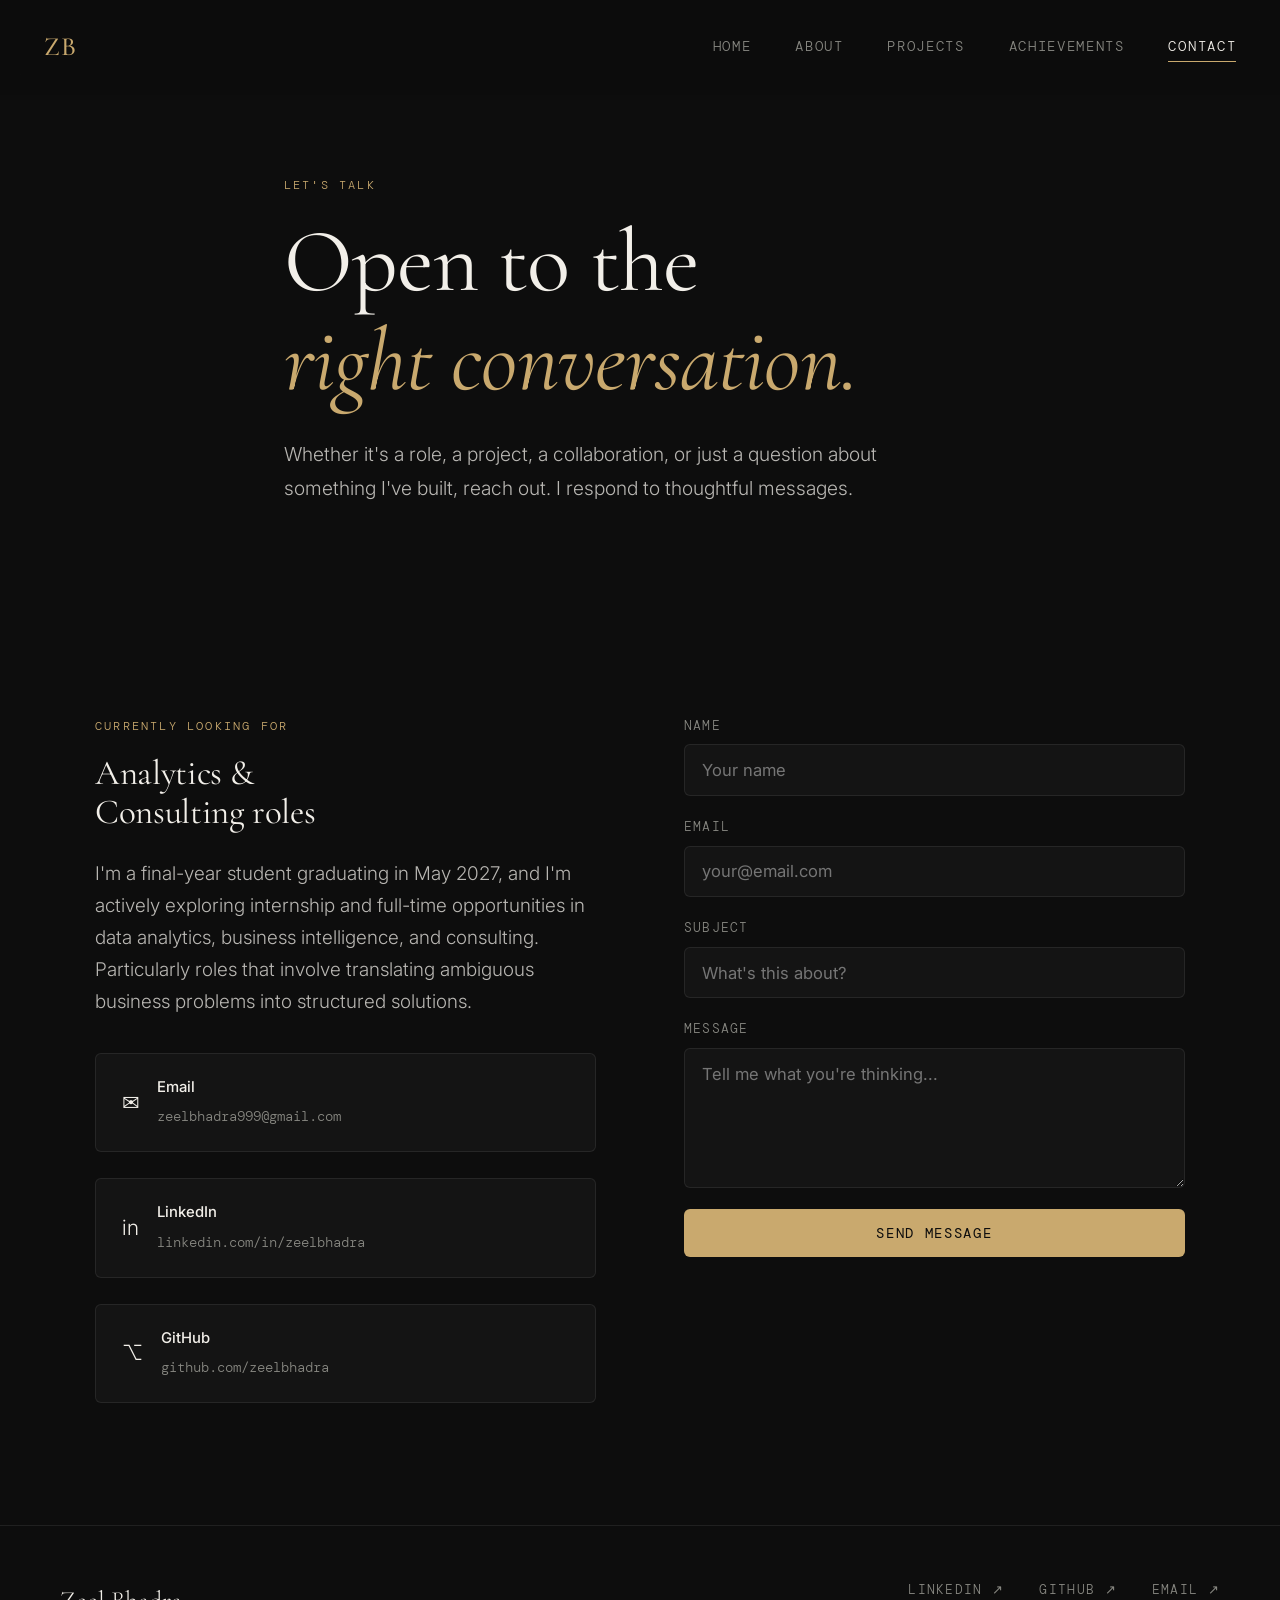
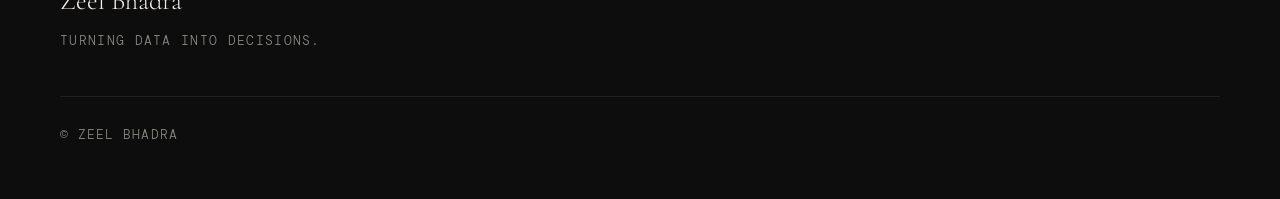
<file: pages/contact.html>
<!DOCTYPE html>
<html lang="en">
<head>
  <meta charset="UTF-8" />
  <meta name="viewport" content="width=device-width, initial-scale=1.0" />
  <title>Contact</title>
  <meta name="description" content="Get in touch with Zeel Bhadra — open to analytics and consulting opportunities." />
  <link rel="preconnect" href="https://fonts.googleapis.com" />
  <link rel="preconnect" href="https://fonts.gstatic.com" crossorigin />
  <link href="https://fonts.googleapis.com/css2?family=Cormorant+Garamond:ital,wght@0,300;0,400;0,500;0,600;1,300;1,400&family=Inter:wght@300;400;500&family=DM+Mono:wght@300;400&display=swap" rel="stylesheet" />
  <link rel="stylesheet" href="../css/style.css" />
</head>
<body>

  <nav class="nav" id="nav">
    <a href="../index.html" class="nav-logo">ZB</a>
    <div class="nav-links">
      <a href="../index.html" class="nav-link">Home</a>
      <a href="about.html" class="nav-link">About</a>
      <a href="projects.html" class="nav-link">Projects</a>
      <a href="achievements.html" class="nav-link">Achievements</a>
      <a href="contact.html" class="nav-link active">Contact</a>
    </div>
    <button class="nav-toggle" id="navToggle" aria-label="Menu">
      <span></span><span></span><span></span>
    </button>
  </nav>

  <div class="mobile-menu" id="mobileMenu">
    <a href="../index.html">Home</a>
    <a href="about.html">About</a>
    <a href="projects.html">Projects</a>
    <a href="achievements.html">Achievements</a>
    <a href="contact.html">Contact</a>
  </div>

  <!-- PAGE HERO -->
  <div class="page-hero">
    <p class="eyebrow page-hero-eyebrow">Let's talk</p>
    <h1>Open to the<br/><em>right conversation.</em></h1>
    <p class="lead">Whether it's a role, a project, a collaboration, or just a question about something I've built, reach out. I respond to thoughtful messages.</p>
  </div>

  <!-- CONTACT SECTION -->
  <section class="section">
    <div class="container">
      <div class="contact-wrap">

        <div>
          <p class="eyebrow" style="margin-bottom:1rem;">Currently looking for</p>
          <h2 style="font-size:2rem; margin-bottom:1.5rem;">Analytics &<br/>Consulting roles</h2>
          <p>I'm a final-year student graduating in May 2027, and I'm actively exploring internship and full-time opportunities in data analytics, business intelligence, and consulting. Particularly roles that involve translating ambiguous business problems into structured solutions.</p>

          <div class="contact-info">

            <a href="mailto:zeelbhadra999@gmail.com" target="_blank" class="contact-item" style="cursor:pointer;">
              <span class="contact-icon">✉</span>
              <div class="contact-item-body">
                <strong>Email</strong>
                <span>zeelbhadra999@gmail.com</span>
              </div>
            </a>

            <a href="https://linkedin.com/in/zeelbhadra" target="_blank" class="contact-item" style="cursor:pointer;">
              <span class="contact-icon">in</span>
              <div class="contact-item-body">
                <strong>LinkedIn</strong>
                <span>linkedin.com/in/zeelbhadra</span>
              </div>
            </a>
            <a href="https://github.com/zeelbhadra" target="_blank" class="contact-item" style="cursor:pointer;">
              <span class="contact-icon">⌥</span>
              <div class="contact-item-body">
                <strong>GitHub</strong>
                <span>github.com/zeelbhadra</span>
              </div>
            </a>
          </div>
        </div>

        <form class="contact-form" id="contactForm" action="https://formspree.io/f/mwvjnwnb" method="POST">
  <div class="form-group">
    <label for="name">Name</label>
    <input type="text" id="name" name="name" placeholder="Your name" required />
  </div>
  <div class="form-group">
    <label for="email">Email</label>
    <input type="email" id="email" name="email" placeholder="your@email.com" required />
  </div>
  <div class="form-group">
    <label for="subject">Subject</label>
    <input type="text" id="subject" name="subject" placeholder="What's this about?" required />
  </div>
  <div class="form-group">
    <label for="message">Message</label>
    <textarea id="message" name="message" placeholder="Tell me what you're thinking..." required></textarea>
  </div>
  <button type="submit" class="btn-primary" style="width:100%; border:none; font-family:var(--ff-mono); font-size:0.8rem; letter-spacing:0.12em; text-transform:uppercase; cursor:pointer;">
    Send Message
  </button>
</form>
    </div>
  </section>

  <!-- FOOTER -->
  <footer class="footer">
    <div class="footer-inner">
      <div class="footer-left">
        <p class="footer-logo">Zeel Bhadra</p>
        <p class="footer-tagline">Turning data into decisions.</p>
      </div>
      <div class="footer-links">
        <a href="https://linkedin.com/in/zeelbhadra" target="_blank">LinkedIn ↗</a>
        <a href="https://github.com/zeelbhadra" target="_blank">GitHub ↗</a>
        <a href="mailto:zeelbhadra999@gmail.com">Email ↗</a>
      </div>
    </div>
    <p class="footer-copy">© Zeel Bhadra</p>
  </footer>

  <script src="../js/main.js"></script>
</body>
</html>
</file>
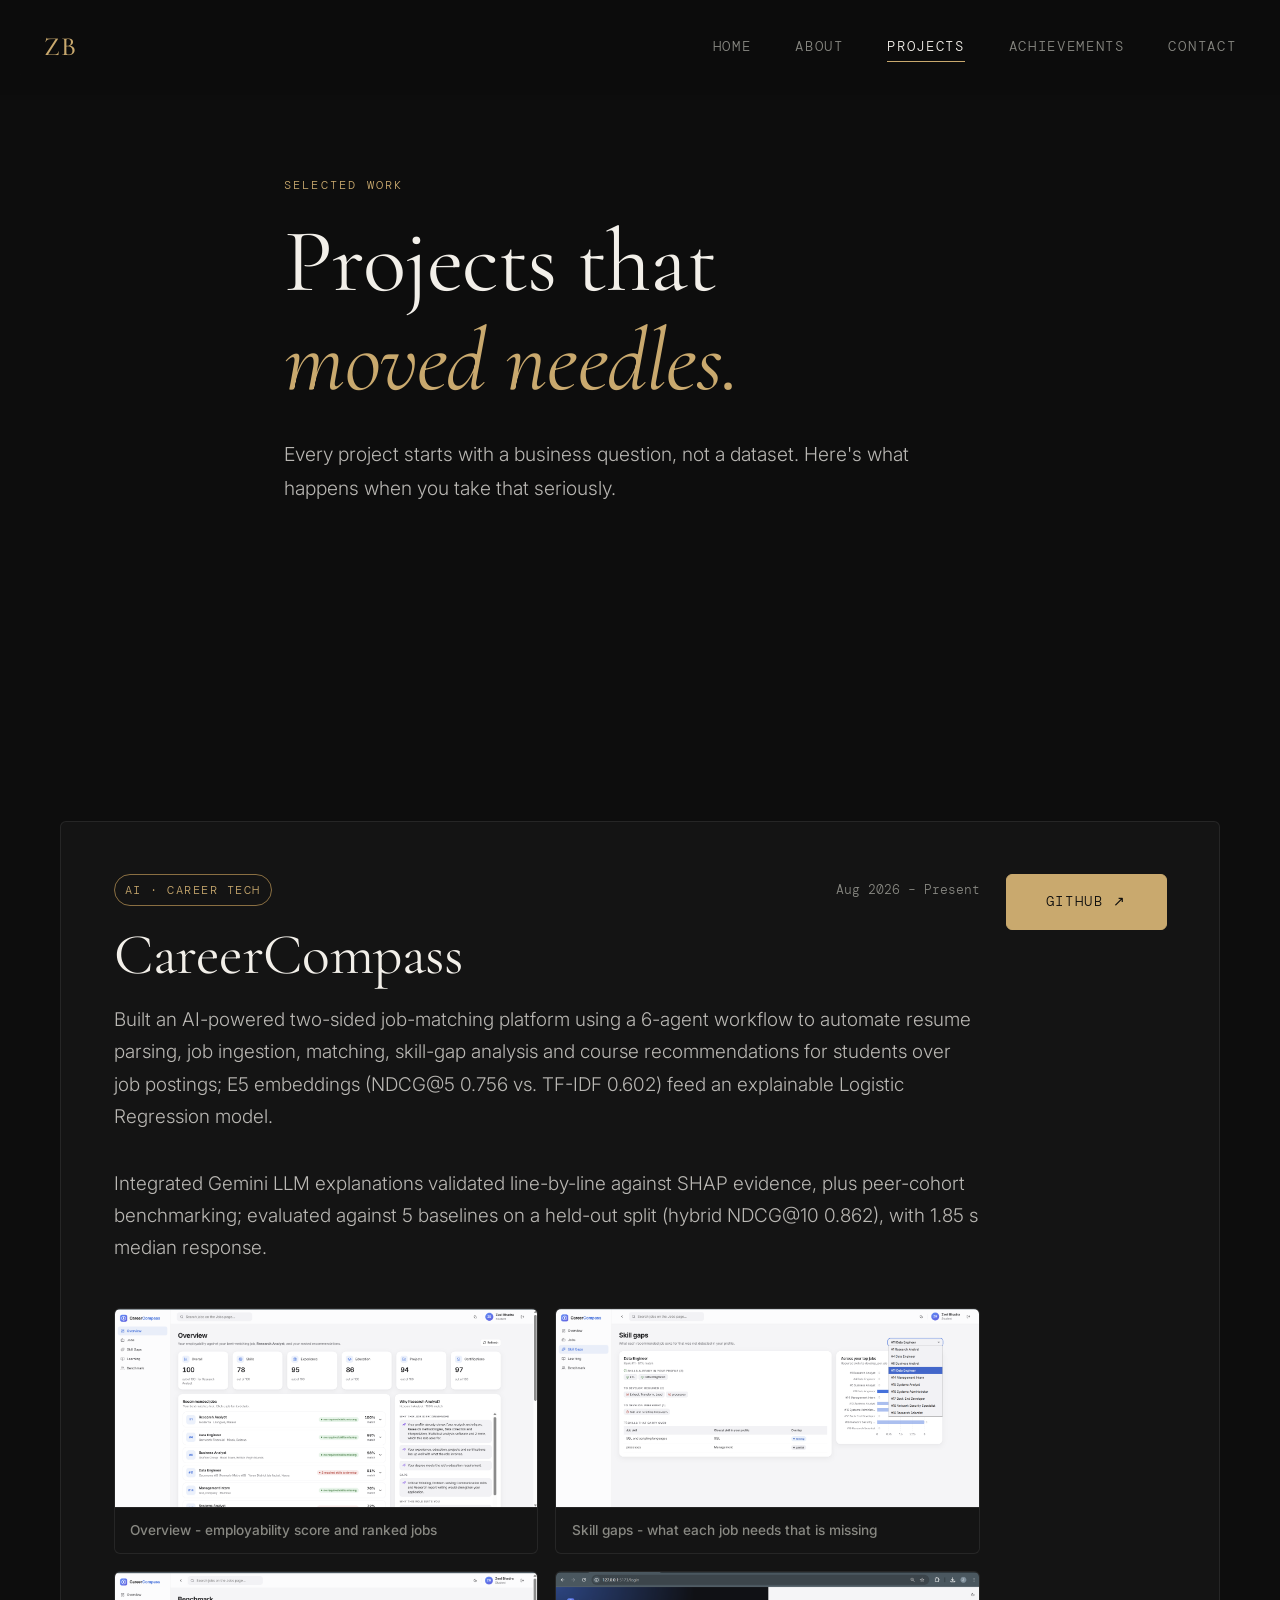
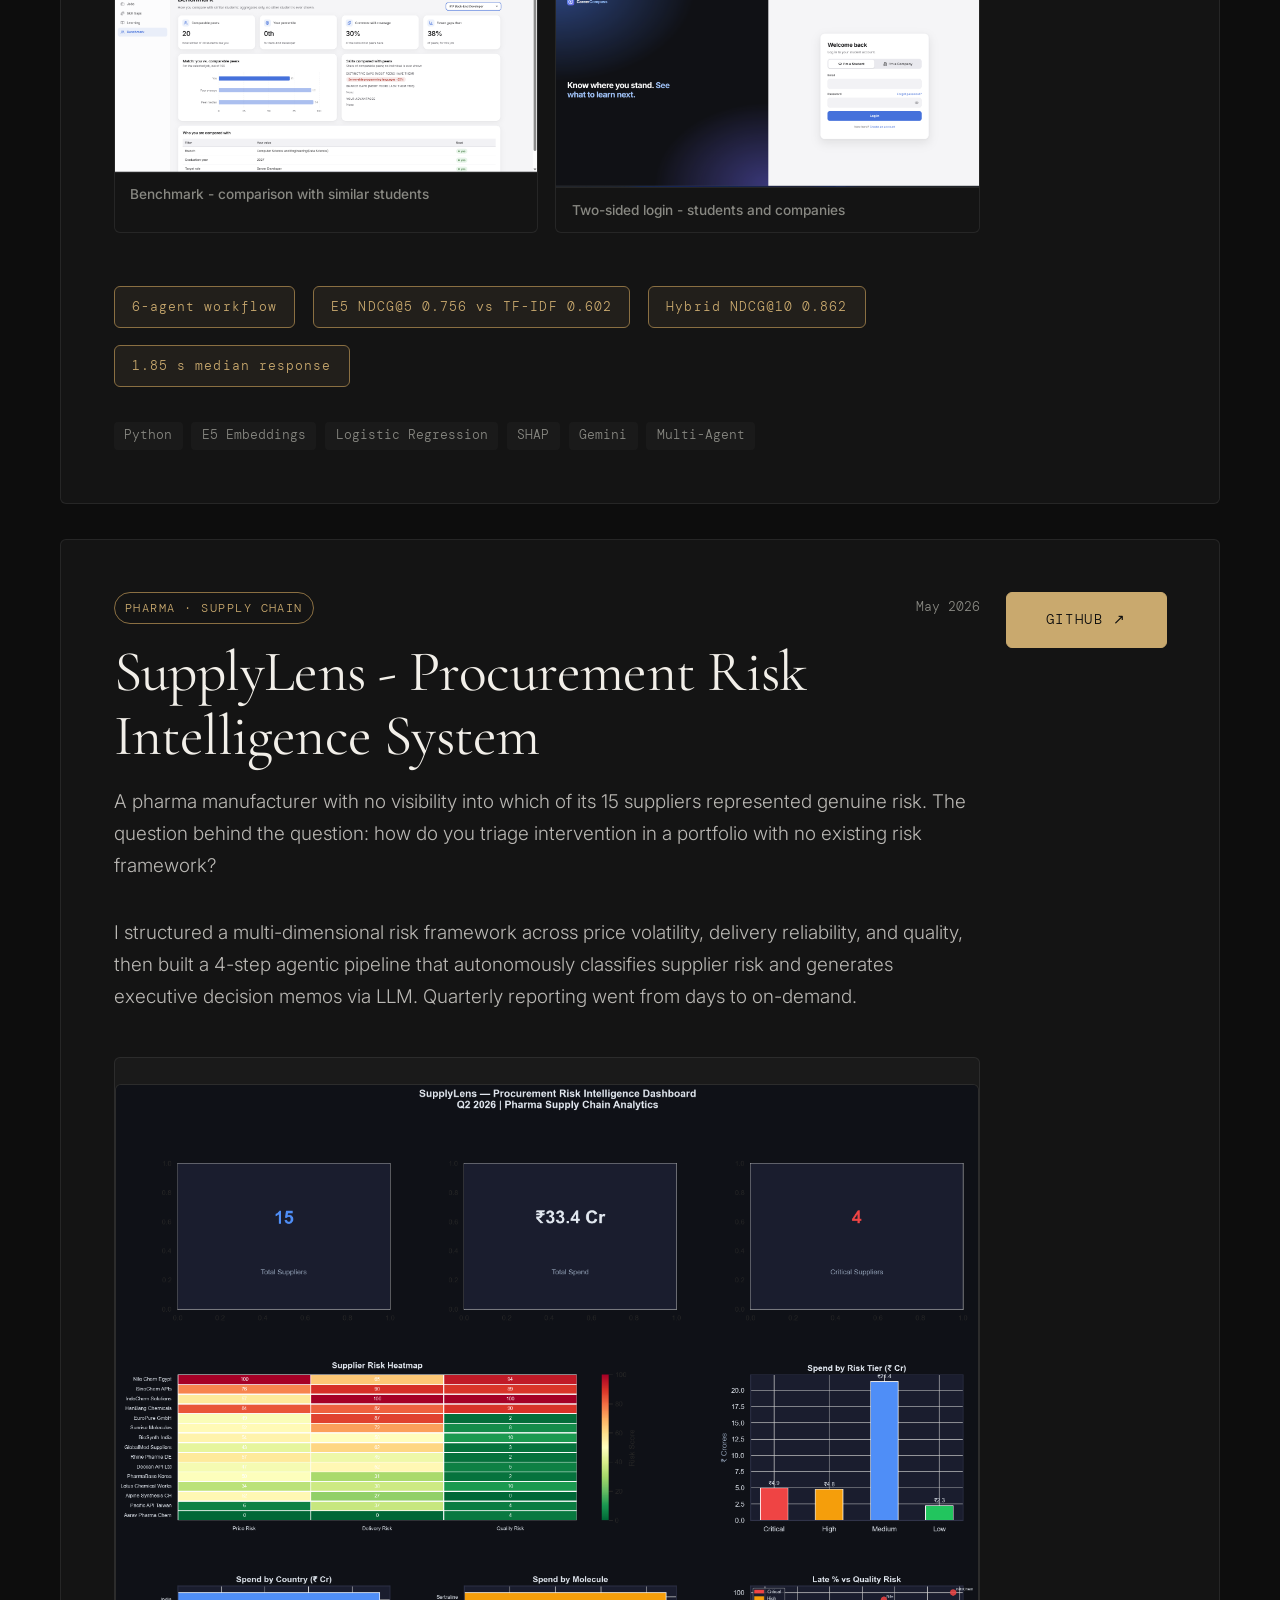
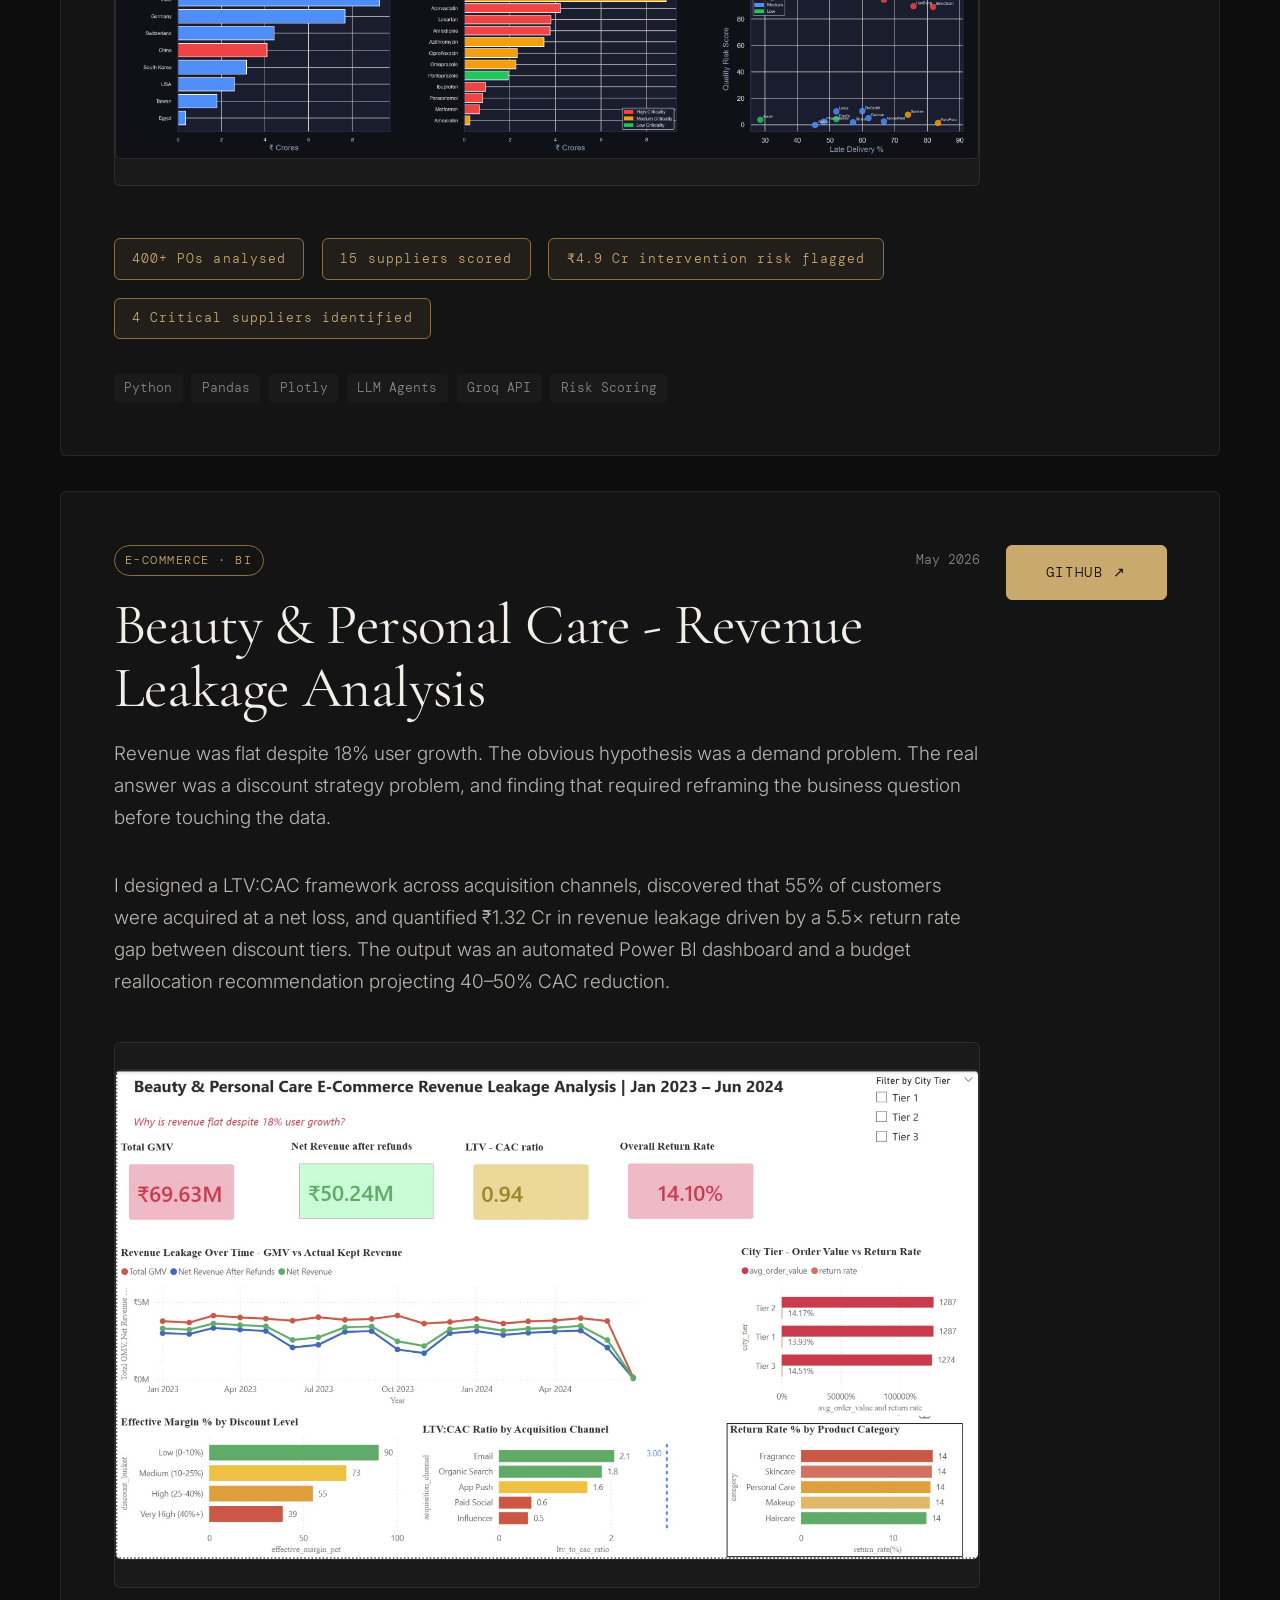
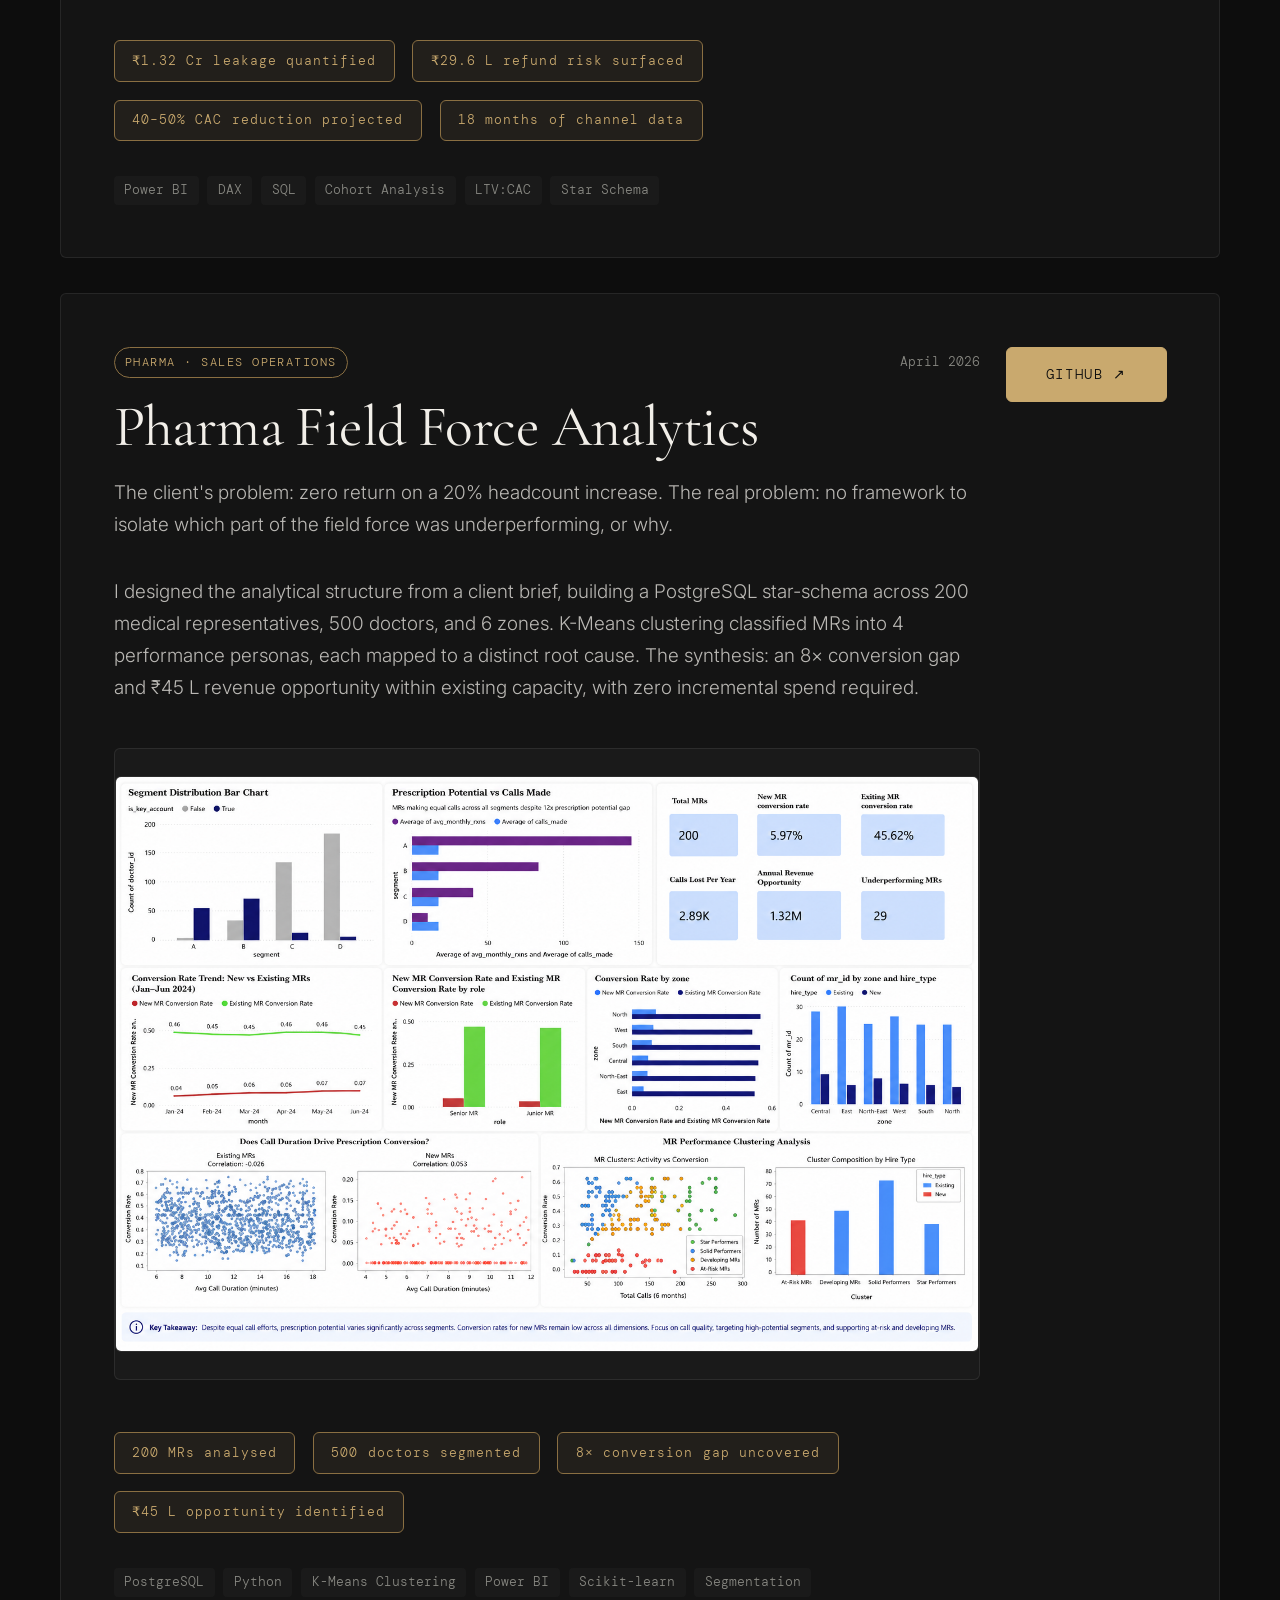
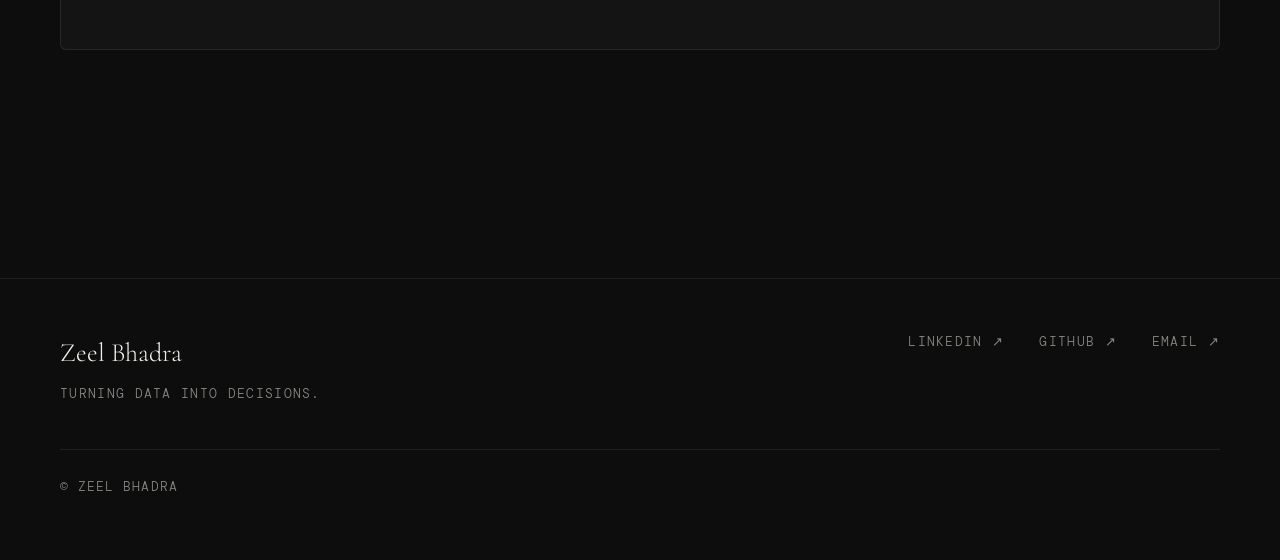
<file: pages/projects.html>
<!DOCTYPE html>
<html lang="en">
<head>
  <meta charset="UTF-8" />
  <meta name="viewport" content="width=device-width, initial-scale=1.0" />
  <title>Projects</title>
  <meta name="description" content="Selected analytics projects across pharma, e-commerce, and supply chain." />
  <link rel="preconnect" href="https://fonts.googleapis.com" />
  <link rel="preconnect" href="https://fonts.gstatic.com" crossorigin />
  <link href="https://fonts.googleapis.com/css2?family=Cormorant+Garamond:ital,wght@0,300;0,400;0,500;0,600;1,300;1,400&family=Inter:wght@300;400;500&family=DM+Mono:wght@300;400&display=swap" rel="stylesheet" />
  <link rel="stylesheet" href="../css/style.css" />
</head>
<body>

  <nav class="nav" id="nav">
    <a href="../index.html" class="nav-logo">ZB</a>
    <div class="nav-links">
      <a href="../index.html" class="nav-link">Home</a>
      <a href="about.html" class="nav-link">About</a>
      <a href="projects.html" class="nav-link active">Projects</a>
      <a href="achievements.html" class="nav-link">Achievements</a>
      <a href="contact.html" class="nav-link">Contact</a>
    </div>
    <button class="nav-toggle" id="navToggle" aria-label="Menu">
      <span></span><span></span><span></span>
    </button>
  </nav>

  <div class="mobile-menu" id="mobileMenu">
    <a href="../index.html">Home</a>
    <a href="about.html">About</a>
    <a href="projects.html">Projects</a>
    <a href="achievements.html">Achievements</a>
    <a href="contact.html">Contact</a>
  </div>

  <!-- PAGE HERO -->
  <div class="page-hero">
    <p class="eyebrow page-hero-eyebrow">Selected work</p>
    <h1>Projects that<br/><em>moved needles.</em></h1>
    <p class="lead">Every project starts with a business question, not a dataset. Here's what happens when you take that seriously.</p>
  </div>

  <!-- PROJECTS -->
  <section class="section">
    <div class="container projects-full">
      <div class="projects-full-grid">

        <!-- PROJECT 0: CareerCompass -->
        <article class="project-full-card reveal">
          <div class="project-full-left">
            <div class="project-meta" style="grid-column: unset; justify-content: flex-start;">
              <span class="project-tag">AI · Career Tech</span>
              <span class="project-year" style="margin-left:auto;">Aug 2026 – Present</span>
            </div>
            <h2>CareerCompass</h2>
            <p>Built an AI-powered two-sided job-matching platform using a 6-agent workflow to automate resume parsing, job ingestion, matching, skill-gap analysis and course recommendations for students over job postings; E5 embeddings (NDCG@5 0.756 vs. TF-IDF 0.602) feed an explainable Logistic Regression model.</p>
            <p style="margin-top:1rem;">Integrated Gemini LLM explanations validated line-by-line against SHAP evidence, plus peer-cohort benchmarking; evaluated against 5 baselines on a held-out split (hybrid NDCG@10 0.862), with 1.85 s median response.</p>
            <div class="project-gallery">
              <figure><img src="../assets/careercompass_overview.png" alt="CareerCompass overview dashboard" /><figcaption>Overview - employability score and ranked jobs</figcaption></figure>
              <figure><img src="../assets/careercompass_skillgaps.png" alt="CareerCompass skill gaps" /><figcaption>Skill gaps - what each job needs that is missing</figcaption></figure>
              <figure><img src="../assets/careercompass_benchmark.png" alt="CareerCompass peer benchmark" /><figcaption>Benchmark - comparison with similar students</figcaption></figure>
              <figure><img src="../assets/careercompass_login.png" alt="CareerCompass login" /><figcaption>Two-sided login - students and companies</figcaption></figure>
            </div>
            <div class="project-impact" style="margin-top:1.5rem;">
              <span class="impact-badge">6-agent workflow</span>
              <span class="impact-badge">E5 NDCG@5 0.756 vs TF-IDF 0.602</span>
              <span class="impact-badge">Hybrid NDCG@10 0.862</span>
              <span class="impact-badge">1.85 s median response</span>
            </div>
            <div class="project-tools" style="margin-top:1rem;">
              <span>Python</span><span>E5 Embeddings</span><span>Logistic Regression</span><span>SHAP</span><span>Gemini</span><span>Multi-Agent</span>
            </div>
          </div>
          <div class="project-full-links">
            <a href="https://github.com/SaarthakKhamkar11/Student-Employabilty" target="_blank" class="btn-primary" style="white-space:nowrap;">GitHub ↗</a>
          </div>
        </article>

        <!-- PROJECT 1: SupplyLens -->
        <article class="project-full-card reveal">
          <div class="project-full-left">
            <div class="project-meta" style="grid-column: unset; justify-content: flex-start;">
              <span class="project-tag">Pharma · Supply Chain</span>
              <span class="project-year" style="margin-left:auto;">May 2026</span>
            </div>
            <h2>SupplyLens - Procurement Risk Intelligence System</h2>
            <p>A pharma manufacturer with no visibility into which of its 15 suppliers represented genuine risk. The question behind the question: how do you triage intervention in a portfolio with no existing risk framework?</p>
            <p style="margin-top:1rem;">I structured a multi-dimensional risk framework across price volatility, delivery reliability, and quality, then built a 4-step agentic pipeline that autonomously classifies supplier risk and generates executive decision memos via LLM. Quarterly reporting went from days to on-demand.</p>
            <div class="project-image-wrap">
              <div class="project-img-placeholder" data-label="Add supplylens_screenshot.jpg to assets/">
                <div class="project-image-wrap">
                  <img src="../assets/supply_lens_dashboard.png" alt="SupplyLens dashboard" />
                </div>
              </div>
            </div>
            <div class="project-impact">
              <span class="impact-badge">400+ POs analysed</span>
              <span class="impact-badge">15 suppliers scored</span>
              <span class="impact-badge">₹4.9 Cr intervention risk flagged</span>
              <span class="impact-badge">4 Critical suppliers identified</span>
            </div>
            <div class="project-tools" style="margin-top:1rem;">
              <span>Python</span><span>Pandas</span><span>Plotly</span><span>LLM Agents</span><span>Groq API</span><span>Risk Scoring</span>
            </div>
          </div>
          <div class="project-full-links">
            <a href="https://github.com/Zeelbhadra/SupplyLens" target="_blank" class="btn-primary" style="white-space:nowrap;">GitHub ↗</a>
          </div>
        </article>

        <!-- PROJECT 2: Beauty & Personal Care -->
        <article class="project-full-card reveal">
          <div class="project-full-left">
            <div class="project-meta" style="grid-column: unset; justify-content: flex-start;">
              <span class="project-tag">E-commerce · BI</span>
              <span class="project-year" style="margin-left:auto;">May 2026</span>
            </div>
            <h2>Beauty & Personal Care - Revenue Leakage Analysis</h2>
            <p>Revenue was flat despite 18% user growth. The obvious hypothesis was a demand problem. The real answer was a discount strategy problem, and finding that required reframing the business question before touching the data.</p>
            <p style="margin-top:1rem;">I designed a LTV:CAC framework across acquisition channels, discovered that 55% of customers were acquired at a net loss, and quantified ₹1.32 Cr in revenue leakage driven by a 5.5× return rate gap between discount tiers. The output was an automated Power BI dashboard and a budget reallocation recommendation projecting 40–50% CAC reduction.</p>
            <div class="project-image-wrap">
              <div class="project-img-placeholder" data-label="Add ecommerce_screenshot.jpg to assets/">
                <div class="project-image-wrap">
                  <img src="../assets/beauty_dashboard.png" alt="Beauty and Personal CareE-commerce analytics dashboard" />
                </div>
              </div>
            </div>
            <div class="project-impact">
              <span class="impact-badge">₹1.32 Cr leakage quantified</span>
              <span class="impact-badge">₹29.6 L refund risk surfaced</span>
              <span class="impact-badge">40–50% CAC reduction projected</span>
              <span class="impact-badge">18 months of channel data</span>
            </div>
            <div class="project-tools" style="margin-top:1rem;">
              <span>Power BI</span><span>DAX</span><span>SQL</span><span>Cohort Analysis</span><span>LTV:CAC</span><span>Star Schema</span>
            </div>
          </div>
          <div class="project-full-links">
            <a href="https://github.com/Zeelbhadra/Beauty-and-Personal-Care-E-Commerce-Analytics" target="_blank" class="btn-primary" style="white-space:nowrap;">GitHub ↗</a>
          </div>
        </article>

        <!-- PROJECT 3: Pharma Field Force -->
        <article class="project-full-card reveal">
          <div class="project-full-left">
            <div class="project-meta" style="grid-column: unset; justify-content: flex-start;">
              <span class="project-tag">Pharma · Sales Operations</span>
              <span class="project-year" style="margin-left:auto;">April 2026</span>
            </div>
            <h2>Pharma Field Force Analytics</h2>
            <p>The client's problem: zero return on a 20% headcount increase. The real problem: no framework to isolate which part of the field force was underperforming, or why.</p>
            <p style="margin-top:1rem;">I designed the analytical structure from a client brief, building a PostgreSQL star-schema across 200 medical representatives, 500 doctors, and 6 zones. K-Means clustering classified MRs into 4 performance personas, each mapped to a distinct root cause. The synthesis: an 8× conversion gap and ₹45 L revenue opportunity within existing capacity, with zero incremental spend required.</p>
            <div class="project-image-wrap">
              <div class="project-img-placeholder" data-label="Add fieldforce_screenshot.jpg to assets/">
                <div class="project-image-wrap">
                  <img src="../assets/pharma_dashboard.png" alt="Field force analytics dashboard" />
                </div>
              </div>
            </div>
            <div class="project-impact">
              <span class="impact-badge">200 MRs analysed</span>
              <span class="impact-badge">500 doctors segmented</span>
              <span class="impact-badge">8× conversion gap uncovered</span>
              <span class="impact-badge">₹45 L opportunity identified</span>
            </div>
            <div class="project-tools" style="margin-top:1rem;">
              <span>PostgreSQL</span><span>Python</span><span>K-Means Clustering</span><span>Power BI</span><span>Scikit-learn</span><span>Segmentation</span>
            </div>
          </div>
          <div class="project-full-links">
            <a href="https://github.com/Zeelbhadra/MedReach-Pharma-Analysis" target="_blank" class="btn-primary" style="white-space:nowrap;">GitHub ↗</a>
          </div>
        </article>

      </div>
    </div>
  </section>

  <!-- FOOTER -->
  <footer class="footer">
    <div class="footer-inner">
      <div class="footer-left">
        <p class="footer-logo">Zeel Bhadra</p>
        <p class="footer-tagline">Turning data into decisions.</p>
      </div>
      <div class="footer-links">
        <a href="https://linkedin.com/in/zeelbhadra" target="_blank">LinkedIn ↗</a>
        <a href="https://github.com/zeelbhadra" target="_blank">GitHub ↗</a>
        <a href="mailto:zeelbhadra999@gmail.com">Email ↗</a>
      </div>
    </div>
    <p class="footer-copy">© Zeel Bhadra</p>
  </footer>

  <script src="../js/main.js"></script>
</body>
</html>
</file>
<file: css/style.css>
/* ===================================
   ZEEL BHADRA — PORTFOLIO STYLESHEET
   Design: Dark editorial, Cormorant serif headlines, DM Sans body
   Signature: Animated text underline strokes + floating stat tags
   =================================== */

/* --- RESET & ROOT --- */
*, *::before, *::after { box-sizing: border-box; margin: 0; padding: 0; }
:root {
  --bg:        #0d0d0d;
  --bg-card:   #141414;
  --bg-dark:   #080808;
  --surface:   #1a1a1a;
  --border:    rgba(255,255,255,0.08);
  --border-md: rgba(255,255,255,0.14);
  --gold:      #c9a96e;
  --gold-dim:  #8a6f42;
  --white:     #f2efe9;
  --muted:     #888882;
  --accent:    #c9a96e;
  --ff-serif:  'Cormorant Garamond', Georgia, serif;
  --ff-sans:   'DM Sans', system-ui, sans-serif;
  --ff-mono:   'DM Mono', monospace;
  --r:         6px;
  --transition: 0.35s cubic-bezier(0.4,0,0.2,1);
}
html { scroll-behavior: smooth; font-size: 16px; }
body {
  background: var(--bg);
  color: var(--white);
  font-family: var(--ff-sans);
  font-weight: 300;
  line-height: 1.7;
  overflow-x: hidden;
}
a { color: inherit; text-decoration: none; }
img { max-width: 100%; display: block; }
em { font-style: italic; color: var(--gold); }

/* --- SCROLLBAR --- */
::-webkit-scrollbar { width: 4px; }
::-webkit-scrollbar-track { background: var(--bg); }
::-webkit-scrollbar-thumb { background: var(--gold-dim); border-radius: 2px; }

/* --- TYPOGRAPHY --- */
h1, h2, h3 { font-family: var(--ff-serif); font-weight: 400; line-height: 1.1; letter-spacing: -0.01em; }
h1 { font-size: clamp(3.2rem, 7vw, 6rem); }
h2 { font-size: clamp(2rem, 4.5vw, 3.8rem); }
h3 { font-size: clamp(1.2rem, 2.5vw, 1.7rem); }
p { font-size: 1rem; color: rgba(242,239,233,0.75); }
.eyebrow {
  font-family: var(--ff-mono);
  font-size: 0.7rem;
  letter-spacing: 0.18em;
  text-transform: uppercase;
  color: var(--gold);
  margin-bottom: 1rem;
}

/* --- LAYOUT --- */
.container { max-width: 1160px; margin: 0 auto; padding: 0 2rem; }
.section { padding: 7rem 0; }
.section-dark { background: var(--bg-dark); }
.section-header { margin-bottom: 4rem; }
.section-title { margin-top: 0.5rem; }
.section-cta { text-align: center; margin-top: 3.5rem; }

/* --- NAV --- */
.nav {
  position: fixed; top: 0; left: 0; right: 0; z-index: 100;
  display: flex; align-items: center; justify-content: space-between;
  padding: 1.4rem 2.5rem;
  background: rgba(13,13,13,0.85);
  backdrop-filter: blur(12px);
  border-bottom: 1px solid transparent;
  transition: border-color var(--transition), background var(--transition);
}
.nav.scrolled { border-bottom-color: var(--border); }
.nav-logo {
  font-family: var(--ff-serif);
  font-size: 1.5rem;
  letter-spacing: 0.05em;
  color: var(--gold);
  font-weight: 500;
}
.nav-links { display: flex; gap: 2.5rem; align-items: center; }
.nav-link {
  font-family: var(--ff-mono);
  font-size: 0.72rem;
  letter-spacing: 0.12em;
  text-transform: uppercase;
  color: var(--muted);
  transition: color var(--transition);
  position: relative;
}
.nav-link::after {
  content: '';
  position: absolute; bottom: -3px; left: 0; right: 0;
  height: 1px; background: var(--gold);
  transform: scaleX(0); transform-origin: left;
  transition: transform var(--transition);
}
.nav-link:hover, .nav-link.active { color: var(--white); }
.nav-link:hover::after, .nav-link.active::after { transform: scaleX(1); }
.nav-toggle { display: none; flex-direction: column; gap: 5px; background: none; border: none; cursor: pointer; padding: 4px; }
.nav-toggle span { display: block; width: 22px; height: 1px; background: var(--white); transition: var(--transition); }

/* MOBILE MENU */
.mobile-menu {
  display: none; flex-direction: column; gap: 0;
  position: fixed; top: 64px; left: 0; right: 0; z-index: 99;
  background: var(--bg); border-bottom: 1px solid var(--border);
  padding: 1rem 2.5rem 2rem;
  transform: translateY(-120%); transition: transform var(--transition);
}
.mobile-menu.open { transform: translateY(0); display: flex; }
.mobile-menu a {
  font-family: var(--ff-mono); font-size: 0.8rem; letter-spacing: 0.12em;
  text-transform: uppercase; color: var(--muted);
  padding: 1rem 0; border-bottom: 1px solid var(--border);
  transition: color var(--transition);
}
.mobile-menu a:hover { color: var(--white); }

/* --- BUTTONS --- */
.btn-primary, .btn-ghost {
  display: inline-block; padding: 0.85rem 2.2rem;
  font-family: var(--ff-mono); font-size: 0.72rem;
  letter-spacing: 0.12em; text-transform: uppercase;
  transition: all var(--transition); border-radius: var(--r);
  cursor: pointer;
}
.btn-primary {
  background: var(--gold); color: var(--bg);
  border: 1px solid var(--gold);
}
.btn-primary:hover { background: transparent; color: var(--gold); }
.btn-ghost {
  background: transparent; color: var(--white);
  border: 1px solid var(--border-md);
}
.btn-ghost:hover { border-color: var(--gold); color: var(--gold); }

/* --- HERO --- */
.hero {
  min-height: 100vh;
  display: grid;
  grid-template-columns: 1fr auto;
  grid-template-rows: 1fr auto;
  align-items: center;
  padding: 8rem 2.5rem 5rem;
  max-width: 1260px;
  margin: 0 auto;
  gap: 0 5rem;
  position: relative;
}
.hero-content {
  max-width: 640px;
  animation: fadeUp 0.9s ease both;
}
.hero-eyebrow { margin-bottom: 1.5rem; }
.hero-title { margin-bottom: 1.5rem; color: var(--white); }
.hero-title em { font-style: italic; color: var(--gold); }
.hero-sub { font-size: 1.05rem; max-width: 520px; margin-bottom: 2.5rem; line-height: 1.75; }
.hero-cta { display: flex; gap: 1rem; flex-wrap: wrap; }

.hero-image-wrap {
  position: relative;
  animation: fadeUp 1.1s 0.15s ease both;
}
.hero-photo-frame {
  width: 320px !important;
  height: 320px !important;
  border-radius: 50% !important;
  border: 2px solid var(--gold-dim);
  overflow: hidden;
}

.hero-photo {
  width: 100% !important;
  height: 100% !important;
  object-fit: cover;
  object-position: center 40%;
}
.photo-placeholder {
  display: none;
  flex-direction: column; align-items: center; justify-content: center;
  height: 100%; gap: 0.75rem;
}
.photo-placeholder span {
  font-family: var(--ff-serif); font-size: 3rem; color: var(--gold-dim);
}
.photo-placeholder p {
  font-family: var(--ff-mono); font-size: 0.65rem; letter-spacing: 0.1em;
  text-align: center; color: var(--muted); text-transform: uppercase;
}

/* floating tags */
.hero-tag {
  position: absolute;
  font-family: var(--ff-mono); font-size: 0.62rem;
  letter-spacing: 0.1em; text-transform: uppercase;
  background: var(--bg-card); border: 1px solid var(--border-md);
  padding: 0.4rem 0.8rem; border-radius: 100px; white-space: nowrap;
  color: var(--muted);
}
.tag-1 { top: -16px; right: 30px; animation: float 3s ease-in-out infinite; }
.tag-2 { bottom: 60px; right: -20px; animation: float 3.5s 0.5s ease-in-out infinite; }
.tag-3 { bottom: -16px; left: 20px; animation: float 4s 1s ease-in-out infinite; }

/* scroll indicator */
.hero-scroll {
  grid-column: 1 / -1;
  display: flex; align-items: center; gap: 1rem;
  font-family: var(--ff-mono); font-size: 0.62rem;
  letter-spacing: 0.15em; text-transform: uppercase; color: var(--muted);
  padding-top: 2rem;
  animation: fadeIn 1.5s 0.8s ease both;
}
.scroll-line { width: 60px; height: 1px; background: var(--border-md); }

/* --- PILLARS --- */
.pillars { display: grid; grid-template-columns: repeat(3, 1fr); gap: 2rem; }
.pillar {
  padding: 2.5rem; border: 1px solid var(--border);
  border-radius: var(--r); background: var(--bg-card);
  transition: border-color var(--transition), transform var(--transition);
}
.pillar:hover { border-color: var(--gold-dim); transform: translateY(-4px); }
.pillar-icon {
  font-size: 1.8rem; color: var(--gold); margin-bottom: 1.2rem; display: block;
}
.pillar h3 { font-size: 1.2rem; margin-bottom: 0.75rem; color: var(--white); }
.pillar p { font-size: 0.9rem; }

/* --- PROJECTS GRID --- */
.projects-grid { display: grid; grid-template-columns: 1fr 1fr; gap: 1.5rem; }
.project-card {
  padding: 2.5rem; border: 1px solid var(--border);
  border-radius: var(--r); background: var(--bg-card);
  transition: border-color var(--transition), transform var(--transition);
  display: flex; flex-direction: column; gap: 1rem;
}
.project-card:hover { border-color: var(--gold-dim); transform: translateY(-3px); }
.project-card.featured {
  grid-column: 1 / -1;
  display: grid; grid-template-columns: 1fr 1fr;
  gap: 2rem;
  border-color: var(--gold-dim);
}
.project-card.featured > * { align-self: start; }
.project-card.featured h3 { grid-column: 1; font-size: 1.8rem; }
.project-card.featured p { grid-column: 1; }
.project-meta { display: flex; justify-content: space-between; align-items: center; flex-wrap: wrap; gap: 0.5rem; grid-column: 1 / -1; }
.project-tag {
  font-family: var(--ff-mono); font-size: 0.6rem; letter-spacing: 0.12em;
  text-transform: uppercase; color: var(--gold); border: 1px solid var(--gold-dim);
  padding: 0.25rem 0.6rem; border-radius: 100px;
}
.project-year { font-family: var(--ff-mono); font-size: 0.65rem; color: var(--muted); }
.project-card h3 { color: var(--white); }
.project-tools { display: flex; flex-wrap: wrap; gap: 0.5rem; }
.project-tools span {
  font-family: var(--ff-mono); font-size: 0.62rem; padding: 0.2rem 0.6rem;
  background: var(--surface); border-radius: 4px; color: var(--muted);
}
.project-links { display: flex; gap: 1rem; margin-top: auto; }
.project-link {
  font-family: var(--ff-mono); font-size: 0.7rem; letter-spacing: 0.08em;
  color: var(--gold); text-transform: uppercase;
  transition: opacity var(--transition);
}
.project-link:hover { opacity: 0.7; }

/* --- FOOTER --- */
.footer {
  border-top: 1px solid var(--border);
  padding: 3rem 2.5rem;
}
.footer-inner {
  max-width: 1160px; margin: 0 auto;
  display: flex; justify-content: space-between; align-items: flex-start;
  flex-wrap: wrap; gap: 2rem; margin-bottom: 2.5rem;
}
.footer-logo { font-family: var(--ff-serif); font-size: 1.5rem; color: var(--white); }
.footer-tagline { font-family: var(--ff-mono); font-size: 0.65rem; letter-spacing: 0.1em; text-transform: uppercase; color: var(--muted); margin-top: 0.4rem; }
.footer-links { display: flex; gap: 2rem; }
.footer-links a {
  font-family: var(--ff-mono); font-size: 0.7rem; letter-spacing: 0.1em;
  text-transform: uppercase; color: var(--muted);
  transition: color var(--transition);
}
.footer-links a:hover { color: var(--gold); }
.footer-copy {
  max-width: 1160px; margin: 0 auto;
  font-family: var(--ff-mono); font-size: 0.62rem; letter-spacing: 0.08em;
  text-transform: uppercase; color: var(--muted);
  border-top: 1px solid var(--border); padding-top: 1.5rem;
}

/* --- ABOUT PAGE --- */
.page-hero {
  padding: 10rem 2.5rem 5rem;
  max-width: 800px; margin: 0 auto;
}
.page-hero-eyebrow { margin-bottom: 1rem; }
.page-hero h1 { margin-bottom: 1.5rem; }
.page-hero .lead { font-size: 1.1rem; line-height: 1.8; max-width: 640px; }

.about-grid { display: grid; grid-template-columns: 2fr 1fr; gap: 4rem; align-items: start; }
.about-body p { margin-bottom: 1.5rem; font-size: 1rem; line-height: 1.8; }
.about-aside { position: sticky; top: 100px; }
.skills-block { margin-bottom: 2.5rem; }
.skills-block h4 {
  font-family: var(--ff-mono); font-size: 0.65rem; letter-spacing: 0.12em;
  text-transform: uppercase; color: var(--gold); margin-bottom: 0.75rem;
}
.skill-tags { display: flex; flex-wrap: wrap; gap: 0.4rem; }
.skill-tag {
  font-family: var(--ff-mono); font-size: 0.62rem; padding: 0.25rem 0.7rem;
  border: 1px solid var(--border); border-radius: 100px; color: var(--muted);
  transition: border-color var(--transition), color var(--transition);
}
.skill-tag:hover { border-color: var(--gold-dim); color: var(--white); }

.leadership-section { margin-top: 2rem; }
.leadership-card {
  padding: 2.5rem; border: 1px solid var(--border);
  border-radius: var(--r); background: var(--bg-card); margin-bottom: 1.5rem;
}
.leadership-card-header { display: flex; justify-content: space-between; align-items: flex-start; margin-bottom: 1rem; flex-wrap: wrap; gap: 0.5rem; }
.leadership-role { font-family: var(--ff-mono); font-size: 0.65rem; letter-spacing: 0.1em; text-transform: uppercase; color: var(--gold); }
.leadership-period { font-family: var(--ff-mono); font-size: 0.62rem; color: var(--muted); }
.leadership-card h3 { margin-bottom: 0.75rem; }
.leadership-card ul { list-style: none; display: flex; flex-direction: column; gap: 0.6rem; }
.leadership-card ul li { font-size: 0.9rem; padding-left: 1.2rem; position: relative; color: rgba(242,239,233,0.75); }
.leadership-card ul li::before { content: '—'; position: absolute; left: 0; color: var(--gold-dim); }

/* --- PROJECTS PAGE --- */
.projects-full { padding: 6rem 0; }
.projects-full-grid { display: grid; gap: 2rem; }
.project-full-card {
  padding: 3rem; border: 1px solid var(--border);
  border-radius: var(--r); background: var(--bg-card);
  display: grid; grid-template-columns: 1fr auto;
  gap: 1.5rem; align-items: start;
  transition: border-color var(--transition);
}
.project-full-card:hover { border-color: var(--border-md); }
.project-full-left { display: flex; flex-direction: column; gap: 1rem; }
.project-impact {
  display: flex; flex-wrap: wrap; gap: 1rem; margin-top: 0.5rem;
}
.impact-badge {
  font-family: var(--ff-mono); font-size: 0.65rem; letter-spacing: 0.08em;
  padding: 0.5rem 1rem; background: rgba(201,169,110,0.08);
  border: 1px solid var(--gold-dim); border-radius: var(--r);
  color: var(--gold);
}
.project-full-links { display: flex; flex-direction: column; gap: 0.75rem; align-items: flex-end; }

/* --- CERTIFICATIONS PAGE --- */
.certs-grid { display: grid; grid-template-columns: repeat(auto-fit, minmax(320px, 1fr)); gap: 1.5rem; }
.cert-card {
  padding: 2.5rem; border: 1px solid var(--border);
  border-radius: var(--r); background: var(--bg-card);
  display: flex; flex-direction: column; gap: 1rem;
  transition: border-color var(--transition), transform var(--transition);
}
.cert-card:hover { border-color: var(--gold-dim); transform: translateY(-3px); }
.cert-issuer {
  font-family: var(--ff-mono); font-size: 0.6rem; letter-spacing: 0.14em;
  text-transform: uppercase; color: var(--gold);
}
.cert-card h3 { font-size: 1.3rem; color: var(--white); }
.cert-date { font-family: var(--ff-mono); font-size: 0.62rem; color: var(--muted); }
.cert-tasks { display: flex; flex-direction: column; gap: 0.4rem; margin-top: 0.5rem; }
.cert-tasks li {
  font-size: 0.85rem; color: rgba(242,239,233,0.65);
  padding-left: 1rem; position: relative; list-style: none;
}
.cert-tasks li::before { content: '✓'; position: absolute; left: 0; color: var(--gold); font-size: 0.7rem; }
.cert-verify {
  font-family: var(--ff-mono); font-size: 0.6rem; letter-spacing: 0.08em;
  color: var(--muted); margin-top: auto; word-break: break-all;
}

/* --- CONTACT PAGE --- */
.contact-wrap {
  display: grid; grid-template-columns: 1fr 1fr;
  gap: 5rem; align-items: start;
}
.contact-info { display: flex; flex-direction: column; gap: 1.5rem; margin-top: 2rem; }
.contact-item {
  display: flex; gap: 1rem; align-items: center;
  padding: 1.2rem 1.5rem; border: 1px solid var(--border);
  border-radius: var(--r); background: var(--bg-card);
  transition: border-color var(--transition);
}
.contact-item:hover { border-color: var(--gold-dim); }
.contact-icon { font-size: 1.2rem; }
.contact-item-body strong { display: block; color: var(--white); font-size: 0.85rem; font-weight: 500; }
.contact-item-body a, .contact-item-body span { font-family: var(--ff-mono); font-size: 0.72rem; color: var(--muted); }
.contact-form { display: flex; flex-direction: column; gap: 1.2rem; }
.form-group { display: flex; flex-direction: column; gap: 0.4rem; }
.form-group label {
  font-family: var(--ff-mono); font-size: 0.65rem; letter-spacing: 0.1em;
  text-transform: uppercase; color: var(--muted);
}
.form-group input, .form-group textarea {
  background: var(--bg-card); border: 1px solid var(--border);
  border-radius: var(--r); padding: 0.85rem 1rem;
  color: var(--white); font-family: var(--ff-sans); font-size: 0.95rem;
  transition: border-color var(--transition); resize: vertical;
  outline: none;
}
.form-group input:focus, .form-group textarea:focus { border-color: var(--gold-dim); }
.form-group textarea { min-height: 140px; }

/* --- ANIMATIONS --- */
@keyframes fadeUp {
  from { opacity: 0; transform: translateY(28px); }
  to   { opacity: 1; transform: translateY(0); }
}
@keyframes fadeIn {
  from { opacity: 0; } to { opacity: 1; }
}
@keyframes float {
  0%, 100% { transform: translateY(0); }
  50% { transform: translateY(-8px); }
}

.reveal {
  opacity: 0; transform: translateY(24px);
  transition: opacity 0.7s ease, transform 0.7s ease;
}
.reveal.visible { opacity: 1; transform: translateY(0); }

/* --- RESPONSIVE --- */
@media (max-width: 900px) {
  .hero { grid-template-columns: 1fr; justify-items: center; text-align: center; gap: 3rem; padding: 7rem 1.5rem 4rem; }
  .hero-sub { margin: 0 auto 2.5rem; }
  .hero-cta { justify-content: center; }
  .hero-image-wrap { order: -1; }
  .hero-photo-frame { width: 240px; height: 300px; }
  .tag-2 { right: -10px; }
  .pillars { grid-template-columns: 1fr; }
  .projects-grid { grid-template-columns: 1fr; }
  .project-card.featured { grid-template-columns: 1fr; }
  .about-teaser { grid-template-columns: 1fr; gap: 3rem; }
  .about-grid { grid-template-columns: 1fr; }
  .about-aside { position: static; }
  .contact-wrap { grid-template-columns: 1fr; gap: 3rem; }
  .project-full-card { grid-template-columns: 1fr; }
  .project-full-links { align-items: flex-start; flex-direction: row; flex-wrap: wrap; }
  .stat { padding: 1.5rem 2rem; }
  .stat-divider { display: none; }
  .nav-links { display: none; }
  .nav-toggle { display: flex; }
}

@media (max-width: 600px) {
  .section { padding: 4rem 0; }
  .hero-photo-frame { width: 200px; height: 250px; }
  .stats-bar { flex-direction: column; }
  .certs-grid { grid-template-columns: 1fr; }
}

@media (prefers-reduced-motion: reduce) {
  *, *::before, *::after { animation-duration: 0.01ms !important; transition-duration: 0.01ms !important; }
}


:root {
  --ff-sans: 'Inter', system-ui, sans-serif;
}

/* --- Larger base font --- */
html { font-size: 17px; }
p { font-size: 1.05rem; }

/* --- SKILLS CARDS GRID (toolkit section) --- */
.skills-cards-grid {
  display: grid;
  grid-template-columns: repeat(2, 1fr);
  gap: 1.25rem;
}
.skills-card {
  padding: 2rem;
  border: 1px solid var(--border);
  border-radius: var(--r);
  background: var(--bg-card);
  transition: border-color var(--transition), transform var(--transition);
}
.skills-card:hover {
  border-color: var(--gold-dim);
  transform: translateY(-3px);
}
.skills-card-title {
  font-family: var(--ff-mono);
  font-size: 0.68rem;
  letter-spacing: 0.14em;
  text-transform: uppercase;
  color: var(--gold);
  margin-bottom: 1rem;
  font-weight: 400;
}
.skills-section-cards { margin-top: 2rem; }


/* --- LEADERSHIP PHOTOS --- */
.leadership-photo-wrap {
  margin-top: 1.25rem;
  border-radius: var(--r);
  overflow: hidden;
  border: 1px solid var(--border);
}
.leadership-photo {
  width: 100%;
  max-height: 340px;
  object-fit: cover;
  object-position: center 30%;
  display: block;
}
.leadership-photo-caption {
  font-family: var(--ff-mono);
  font-size: 0.62rem;
  letter-spacing: 0.08em;
  color: var(--muted);
  padding: 0.6rem 1rem;
  background: var(--bg-card);
  border-top: 1px solid var(--border);
  text-transform: uppercase;
}

/* --- PROJECT IMAGE PLACEHOLDERS --- */
.project-image-wrap {
  width:fit-content;
  overflow: hidden;
  border-radius: var(--r);
  border: 1px solid var(--border);
  background: var(--surface);
  margin: 1.5rem 0;
}


.project-img-placeholder {
  display: flex;
  flex-direction: column;
  align-items: center;
  justify-content: center;
  height:max-content;
  gap: 0.5rem;
  background: var(--surface);
}
/* When a real image is placed, it replaces the placeholder */
.project-image-wrap img {
  width:max-content;
  height: auto;
  max-height:max-content;
  object-fit: cover;
  object-position: top left;
  display: block;
}


/* --- RESUME DOWNLOAD BLOCK --- */
.resume-download-block {
  padding: 1.5rem 2rem;
  border: 1px solid var(--border-md);
  border-radius: var(--r);
  background: var(--bg-card);
  display: flex;
  align-items: center;
  justify-content: space-between;
  gap: 1rem;
  flex-wrap: wrap;
}
.resume-download-block::before {
  content: "Resume";
  font-family: var(--ff-mono);
  font-size: 0.65rem;
  letter-spacing: 0.14em;
  text-transform: uppercase;
  color: var(--gold);
  flex: 1;
}

/* --- Responsive skills cards --- */
@media (max-width: 700px) {
  .skills-cards-grid { grid-template-columns: 1fr; }
}

/* --- ABOUT PAGE: interests + resume row --- */
.about-interests-row {
  display: flex;
  justify-content: space-between;
  align-items: flex-start;
  gap: 2rem;
  flex-wrap: wrap;
}
.about-resume-inline {
  flex-shrink: 0;
  text-align: right;
}

/* --- LEADERSHIP: NSS + S4DS side by side --- */
.leadership-side-by-side {
  display: grid;
  grid-template-columns: 1fr 1fr;
  gap: 1.5rem;
  align-items: start;
}

@media (max-width: 900px) {
  .leadership-side-by-side {
    grid-template-columns: 1fr;
  }
  .about-resume-inline {
    text-align: left;
  }
}
/* =====================================================
   SMALL READABILITY BUMP (original look kept)
   ===================================================== */
html { font-size: 17.5px; }
p { font-size: 1.08rem; }
.nav-link { font-size: 0.8rem; }
.btn-primary, .btn-ghost { font-size: 0.8rem; }
.skill-tag { font-size: 0.72rem; }
.skills-card-title { font-size: 0.75rem; }
.project-tag { font-size: 0.7rem; }
.project-year, .leadership-period, .cert-date { font-size: 0.72rem; }
.leadership-role { font-size: 0.72rem; }
.project-tools span { font-size: 0.72rem; }
.impact-badge { font-size: 0.75rem; }
.leadership-card ul li { font-size: 1rem; }
.leadership-photo-caption { font-size: 0.7rem; }
.footer-tagline, .footer-links a, .footer-copy { font-size: 0.75rem; }
.form-group label { font-size: 0.72rem; }
.contact-item-body a, .contact-item-body span { font-size: 0.8rem; }

/* project screenshots: show the full image, never cropped */
.project-image-wrap { width: 100%; }
.project-img-placeholder { display: block; width: 100%; }
.project-image-wrap img { width: 100%; height: auto; max-height: none; object-fit: contain; }

/* CareerCompass 2x2 screenshot gallery */
.project-gallery { display: grid; grid-template-columns: repeat(2, 1fr); gap: 1rem; margin: 1.5rem 0 0.5rem; }
.project-gallery figure { margin: 0; border: 1px solid var(--border); border-radius: var(--r); overflow: hidden; background: var(--bg-card); }
.project-gallery img { width: 100%; height: auto; display: block; }
.project-gallery figcaption { font-size: 0.78rem; font-weight: 500; color: var(--muted); padding: 0.6rem 0.9rem; border-top: 1px solid var(--border); }
@media (max-width: 700px) { .project-gallery { grid-template-columns: 1fr; } }
</file>
